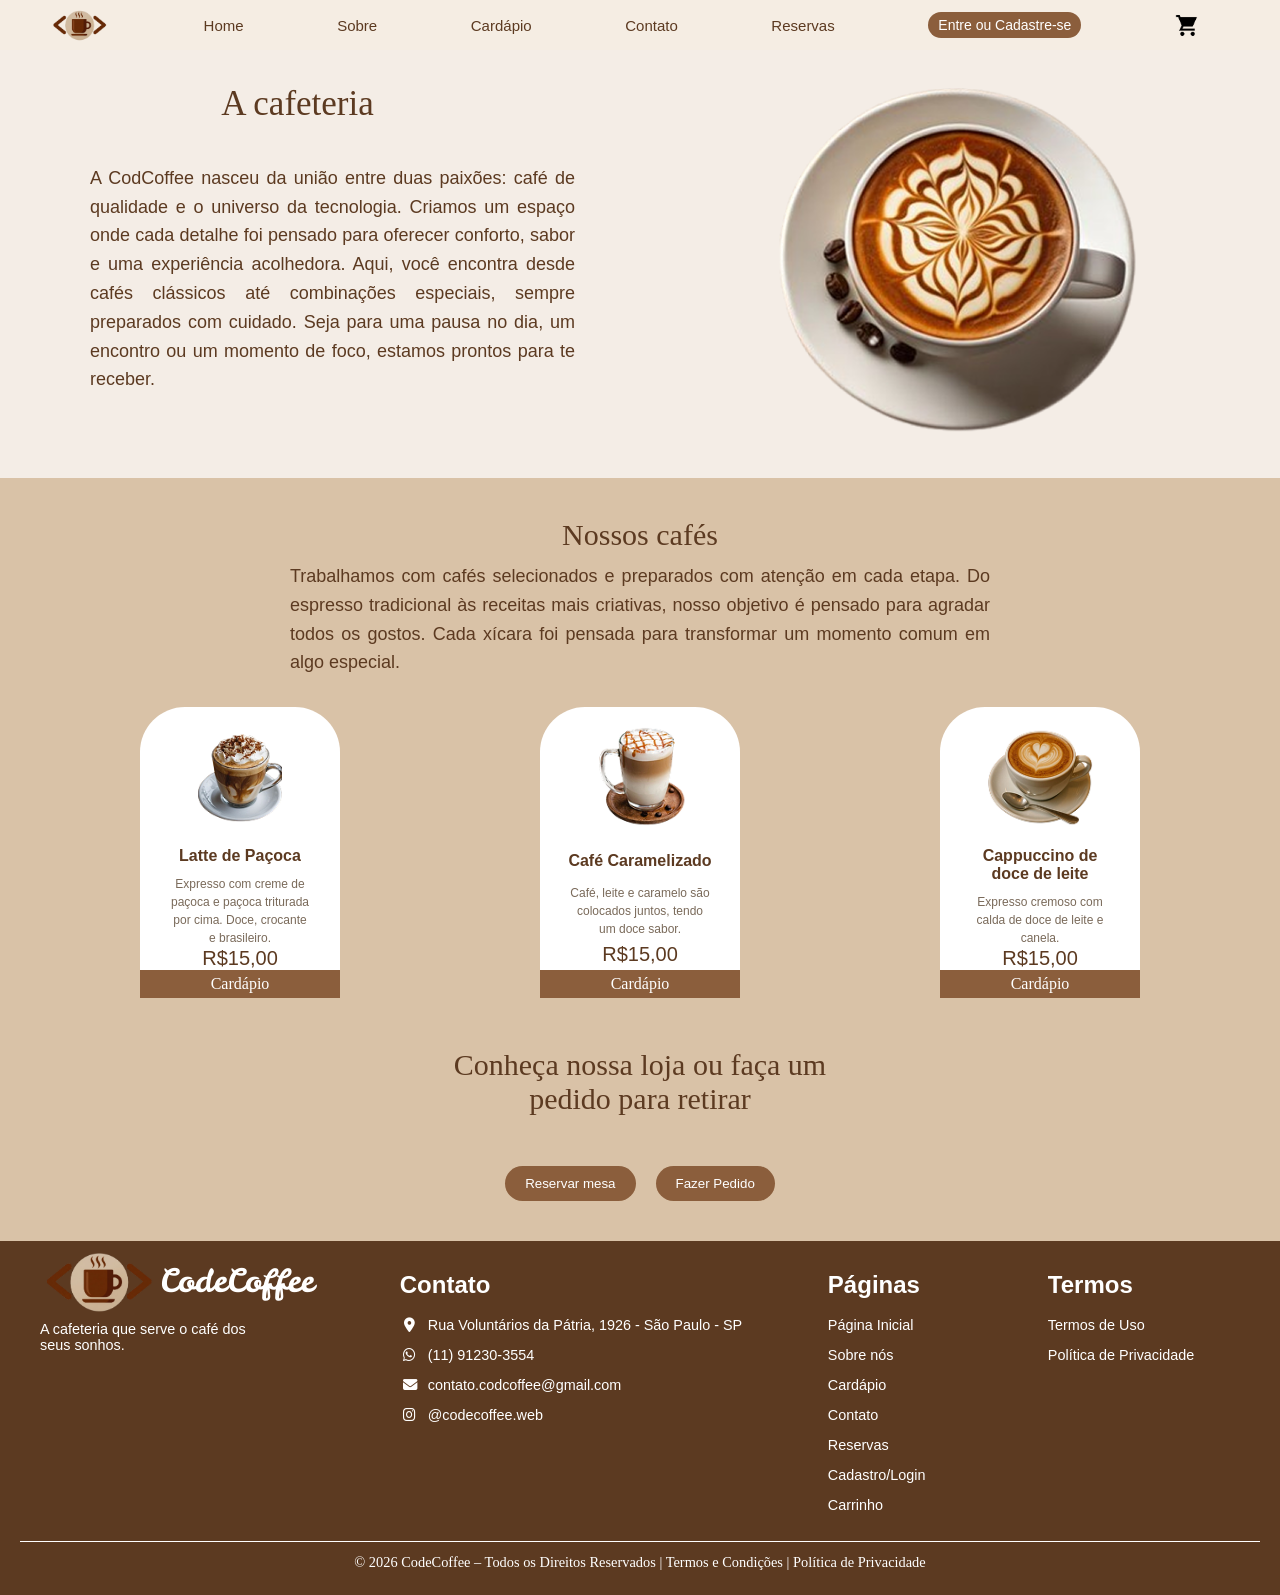
<file: frontend/pages-html/Index.html>
<!DOCTYPE html>
<html lang="pt-br">
<head>
    <meta charset="UTF-8">
    <title>Cod&Coffee</title>
    <link rel="stylesheet" href="../pages-css/style.css">
    <link rel="stylesheet" href="../pages-css/navbar.css">
    <link rel="stylesheet" href="../pages-css/footer.css">
    <link rel="stylesheet" href="https://cdnjs.cloudflare.com/ajax/libs/font-awesome/6.4.0/css/all.min.css"/>
</head>
<body>

<header>
    <nav>
        <div class="navbar">
            <img src="../img/logo.png" alt="Logo Code&Coffee" class="logo">
            <a href="../pages-html/Index.html">Home</a>
            <a href="../pages-html/sobre.html">Sobre</a>
            <a href="../pages-html/cardapio.html">Cardápio</a>
            <a href="../pages-html/contato.html">Contato</a>
            <a href="../pages-html/reservas.html">Reservas</a>
            <a href="../pages-html/cadastro.html" id="entre">Entre ou Cadastre-se</a>
            <a href="../pages-html/carrinho.html">
                <img src="../img/carrinho.png" alt="Carrinho" class="carrinho">
            </a>
        </div>
    </nav>
</header>

<section class="hero">
    <div class="text">
        <h2>A cafeteria</h2>
        <p>
            A CodCoffee nasceu da união entre duas paixões: café de qualidade e o universo da tecnologia.
            Criamos um espaço onde cada detalhe foi pensado para oferecer conforto, sabor e uma experiência acolhedora.
            Aqui, você encontra desde cafés clássicos até combinações especiais, sempre preparados com cuidado.
            Seja para uma pausa no dia, um encontro ou um momento de foco, estamos prontos para te receber.
        </p>
    </div>

    <div class="image">
        <img src="../img/cafe.png" alt="Café">
    </div>
</section>

<section class="cafes">
    <h2>Nossos cafés</h2>
    <p class="text">
        Trabalhamos com cafés selecionados e preparados com atenção em cada etapa. Do espresso tradicional às receitas mais criativas, nosso objetivo é pensado para agradar todos os gostos. Cada xícara foi pensada para transformar um momento comum em algo especial.
    </p>

    <div class="cards">
        <div class="card">
            <img src="../img/late_pacoca.png" alt="Latte de Paçoca">
            <h3>Latte de Paçoca</h3>
            <p class="card-desc">Expresso com creme de paçoca e paçoca triturada por cima. Doce, crocante e brasileiro.</p>
            <p class="card-valor">R$15,00</p>
            <div class="btn-cardapio" type="button">Cardápio</div>
        </div>

        <div class="card">
            <img src="../img/cafe_caramelizado.png">
            <h3>Café Caramelizado</h3>
            <p class="card-desc">Café, leite e caramelo são colocados juntos, tendo um doce sabor.</p>
            <p class="card-valor">R$15,00</p>
            <div class="btn-cardapio" type="button">Cardápio</div>
        </div>

        <div class="card">
            <img src="../img/capuccino.png">
            <h3>Cappuccino de doce de leite</h3>
            <p class="card-desc">Expresso cremoso com calda de doce de leite e canela.</p>
            <p class="card-valor">R$15,00</p>
            <div class="btn-cardapio" type="button">Cardápio</div>
        </div>
    </div>

    <h3 class="cta">Conheça nossa loja ou faça um pedido para retirar</h3>

    <div class="buttons">
        <a href="../pages-html/reservas.html">
            <button class="reserva">Reservar mesa</button>
        </a>
        <a href="../pages-html/cardapio.html">
            <button class="pedido">Fazer Pedido</button>
        </a>
    </div>
</section>

<footer class="container-footer">
        <div class="footer-content">
            <div class="logo-footer">
                <div class="logo-img">
                    <img src="../img/logo.png" alt="logo">
                    <p>CodeCoffee</p>
                </div>
                <p class="text">A cafeteria que serve o café dos <br> seus sonhos.</p>
            </div>
            <div class="footer-contato">
                <h2>Contato</h2>
                <ul>
                    <li><a href="https://maps.app.goo.gl/N3XSoY1Hyw9yUpo69"><i class="fas fa-map-marker-alt"></i>Rua Voluntários da Pátria, 1926 - São Paulo - SP</a></li>
                    <li><a href="#"><i class="fab fa-whatsapp"></i>(11) 91230-3554</a></li>
                    <li><a href="#"><i class="fas fa-envelope"></i>contato.codcoffee@gmail.com</a></li>
                    <li><a href="#"><i class="fab fa-instagram"></i>@codecoffee.web</a></li>
                </ul>
            </div>

            <div class="footer-pages">
                <h2>Páginas</h2>
                <ul>
                    <li><a href="../pages-html/Index.html">Página Inicial</a></li>
                    <li><a href="../pages-html/sobre.html">Sobre nós</a></li>
                    <li><a href="../pages-html/cardapio.html">Cardápio</a></li>
                    <li><a href="../pages-html/contato.html">Contato</a></li>
                    <li><a href="../pages-html/reservas.html">Reservas</a></li>
                    <li><a href="../pages-html/cadastro.html">Cadastro/Login</a></li>
                    <li><a href="../pages-html/carrinho.html">Carrinho</a></li>
                </ul>
            </div>
        
            <div class="footer-termos">
                <h2>Termos</h2>
                <ul>
                    <li><a href="#">Termos de Uso</a></li>
                    <li><a href="#">Política de Privacidade</a></li>
                </ul>
            </div>
        </div>
        <div class="footer-politicas">
            <p>© 2026 CodeCoffee – Todos os Direitos Reservados | Termos e Condições | Política de Privacidade</p>
        </div>
    </footer>

</body>
</html>
</file>
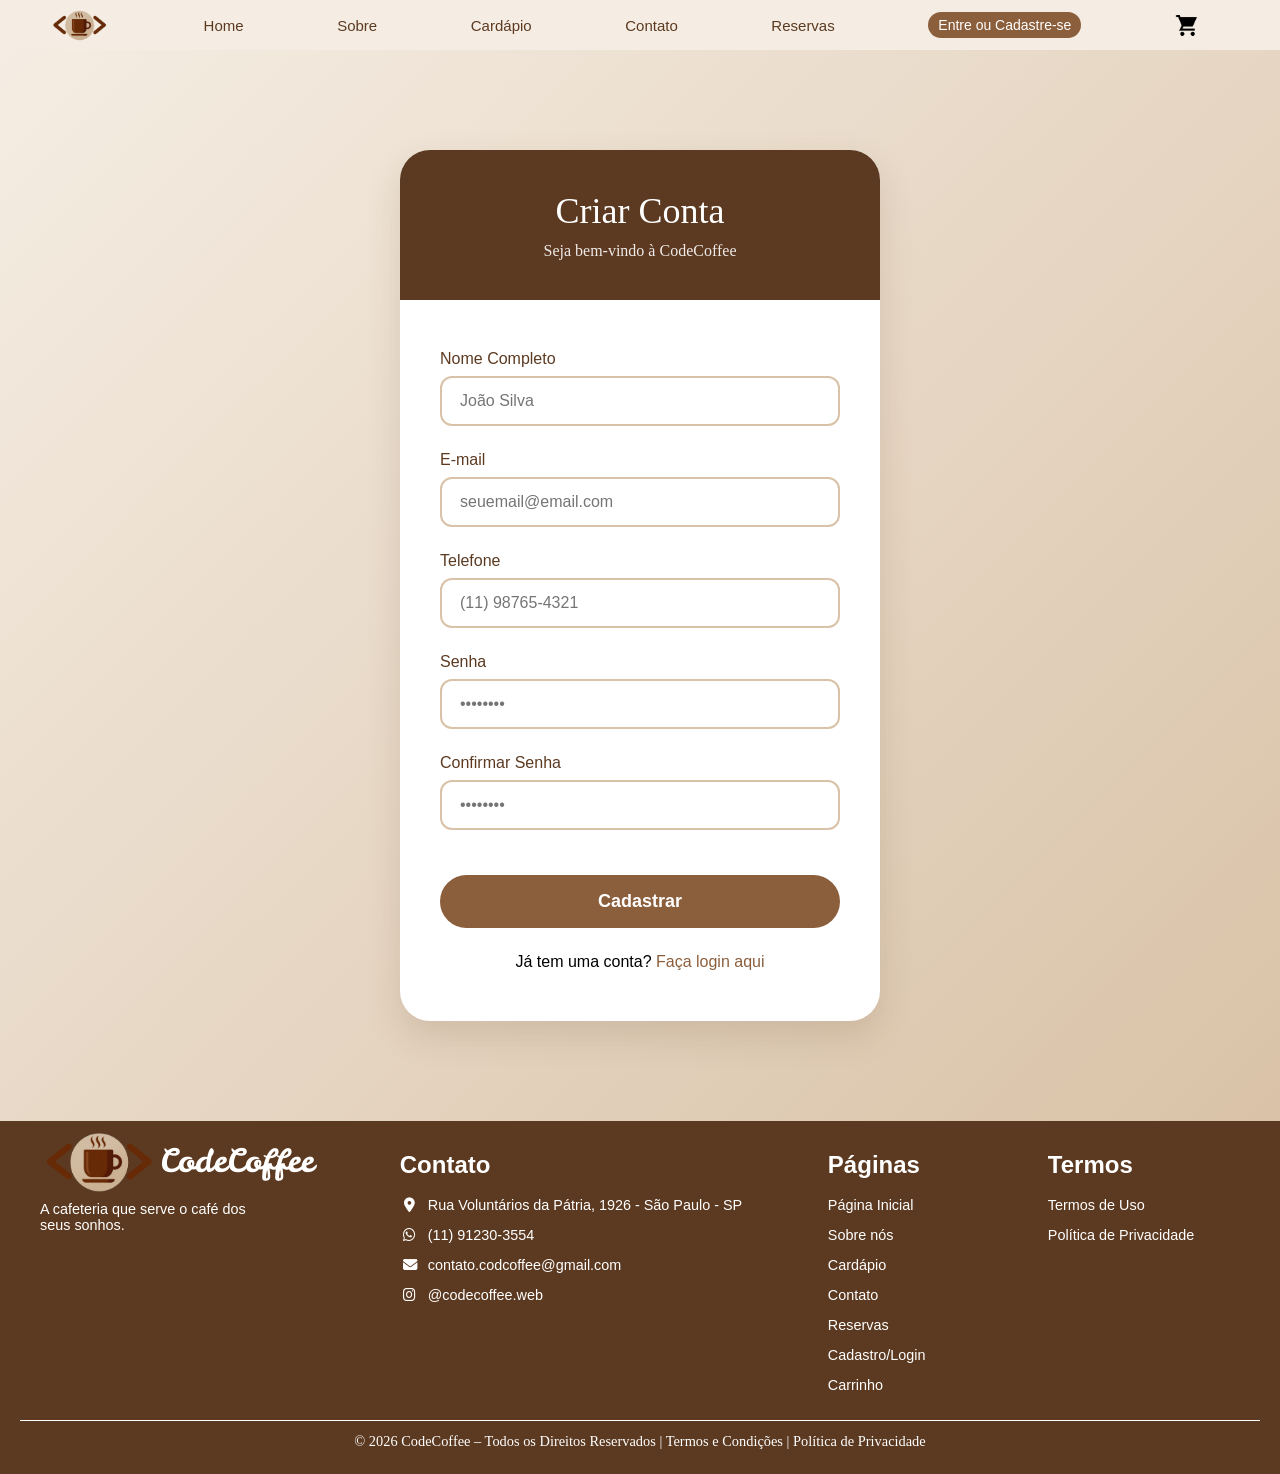
<file: frontend/pages-html/cadastro.html>
<!DOCTYPE html>
<html lang="pt-BR">
<head>
    <meta charset="UTF-8">
    <meta name="viewport" content="width=device-width, initial-scale=1.0">
    <title>Cadastro - CodeCoffee</title>
    <link rel="stylesheet" href="../pages-css/style.css">
    <link rel="stylesheet" href="../pages-css/navbar.css">
    <link rel="stylesheet" href="../pages-css/footer.css">
    <link rel="stylesheet" href="https://cdnjs.cloudflare.com/ajax/libs/font-awesome/6.4.0/css/all.min.css"/>
</head>
<body>

    <header>
       <nav>
        <div class="navbar">
            <img src="../img/logo.png" alt="Logo Code&Coffee" class="logo">
            <a href="../pages-html/Index.html">Home</a>
            <a href="../pages-html/sobre.html">Sobre</a>
            <a href="../pages-html/cardapio.html">Cardápio</a>
            <a href="../pages-html/contato.html">Contato</a>
            <a href="../pages-html/reservas.html">Reservas</a>
            <a href="../pages-html/cadastro.html" id="entre">Entre ou Cadastre-se</a>
            <a href="../pages-html/carrinho.html">
            <img src="../img/carrinho.png" alt="Carrinho" class="carrinho">
            </a>
        </div>
    </nav>
    </header>

    <div class="cadastro-container">
        <div class="cadastro-card">
            <div class="cadastro-header">
                <h1>Criar Conta</h1>
                <p>Seja bem-vindo à CodeCoffee</p>
            </div>

            <div class="form-content">
                <form id="formCadastro" onsubmit="cadastrar(event)">
                    <div class="form-group">
                        <label for="nome">Nome Completo</label>
                        <input type="text" id="nome" placeholder="João Silva" required>
                    </div>

                    <div class="form-group">
                        <label for="email">E-mail</label>
                        <input type="email" id="email" placeholder="seuemail@email.com" required>
                    </div>

                    <div class="form-group">
                        <label for="telefone">Telefone</label>
                        <input type="tel" id="telefone" placeholder="(11) 98765-4321" required>
                    </div>

                    <div class="form-group">
                        <label for="senha">Senha</label>
                        <input type="password" id="senha" placeholder="••••••••" required>
                    </div>

                    <div class="form-group">
                        <label for="confirmarSenha">Confirmar Senha</label>
                        <input type="password" id="confirmarSenha" placeholder="••••••••" required>
                    </div>

                    <button type="submit" class="btn-cadastrar">
                        Cadastrar
                    </button>
                </form>

                <div class="login-link">
                    Já tem uma conta? 
                    <a href="login.html">Faça login aqui</a>
                </div>
            </div>
        </div>
    </div>


    <script>
        function cadastrar(e) {
            e.preventDefault();

            const senha = document.getElementById('senha').value;
            const confirmarSenha = document.getElementById('confirmarSenha').value;

            if (senha !== confirmarSenha) {
                alert("As senhas não coincidem!");
                return;
            }

            // Simulação de cadastro bem-sucedido
            alert("✅ Cadastro realizado com sucesso!\nBem-vindo à CodeCoffee!");

            // Aqui você pode redirecionar para a página de login ou home
            // window.location.href = "Index.html";
        }

        // Mascara simples para telefone
        document.getElementById('telefone').addEventListener('input', function(e) {
            let value = e.target.value.replace(/\D/g, '');
            if (value.length > 11) value = value.slice(0, 11);
            
            if (value.length > 2) {
                value = `(${value.slice(0,2)}) ${value.slice(2)}`;
            }
            if (value.length > 10) {
                value = value.slice(0,10) + '-' + value.slice(10);
            }
            e.target.value = value;
        });
    </script>


<footer class="container-footer">
        <div class="footer-content">
            <div class="logo-footer">
                <div class="logo-img">
                    <img src="../img/logo.png" alt="logo">
                    <p>CodeCoffee</p>
                </div>
                <p class="text">A cafeteria que serve o café dos <br> seus sonhos.</p>
            </div>
            <div class="footer-contato">
                <h2>Contato</h2>
                <ul>
                    <li><a href="https://maps.app.goo.gl/N3XSoY1Hyw9yUpo69"><i class="fas fa-map-marker-alt"></i>Rua Voluntários da Pátria, 1926 - São Paulo - SP</a></li>
                    <li><a href="#"><i class="fab fa-whatsapp"></i>(11) 91230-3554</a></li>
                    <li><a href="#"><i class="fas fa-envelope"></i>contato.codcoffee@gmail.com</a></li>
                    <li><a href="#"><i class="fab fa-instagram"></i>@codecoffee.web</a></li>
                </ul>
            </div>

            <div class="footer-pages">
                <h2>Páginas</h2>
                <ul>
                    <li><a href="../pages-html/Index.html">Página Inicial</a></li>
                    <li><a href="../pages-html/sobre.html">Sobre nós</a></li>
                    <li><a href="../pages-html/cardapio.html">Cardápio</a></li>
                    <li><a href="../pages-html/contato.html">Contato</a></li>
                    <li><a href="../pages-html/reservas.html">Reservas</a></li>
                    <li><a href="../pages-html/cadastro.html">Cadastro/Login</a></li>
                    <li><a href="../pages-html/carrinho.html">Carrinho</a></li>
                </ul>
            </div>
        
            <div class="footer-termos">
                <h2>Termos</h2>
                <ul>
                    <li><a href="#">Termos de Uso</a></li>
                    <li><a href="#">Política de Privacidade</a></li>
                </ul>
            </div>
        </div>
        <div class="footer-politicas">
            <p>© 2026 CodeCoffee – Todos os Direitos Reservados | Termos e Condições | Política de Privacidade</p>
        </div>
    </footer>
</body>
</html>
</file>
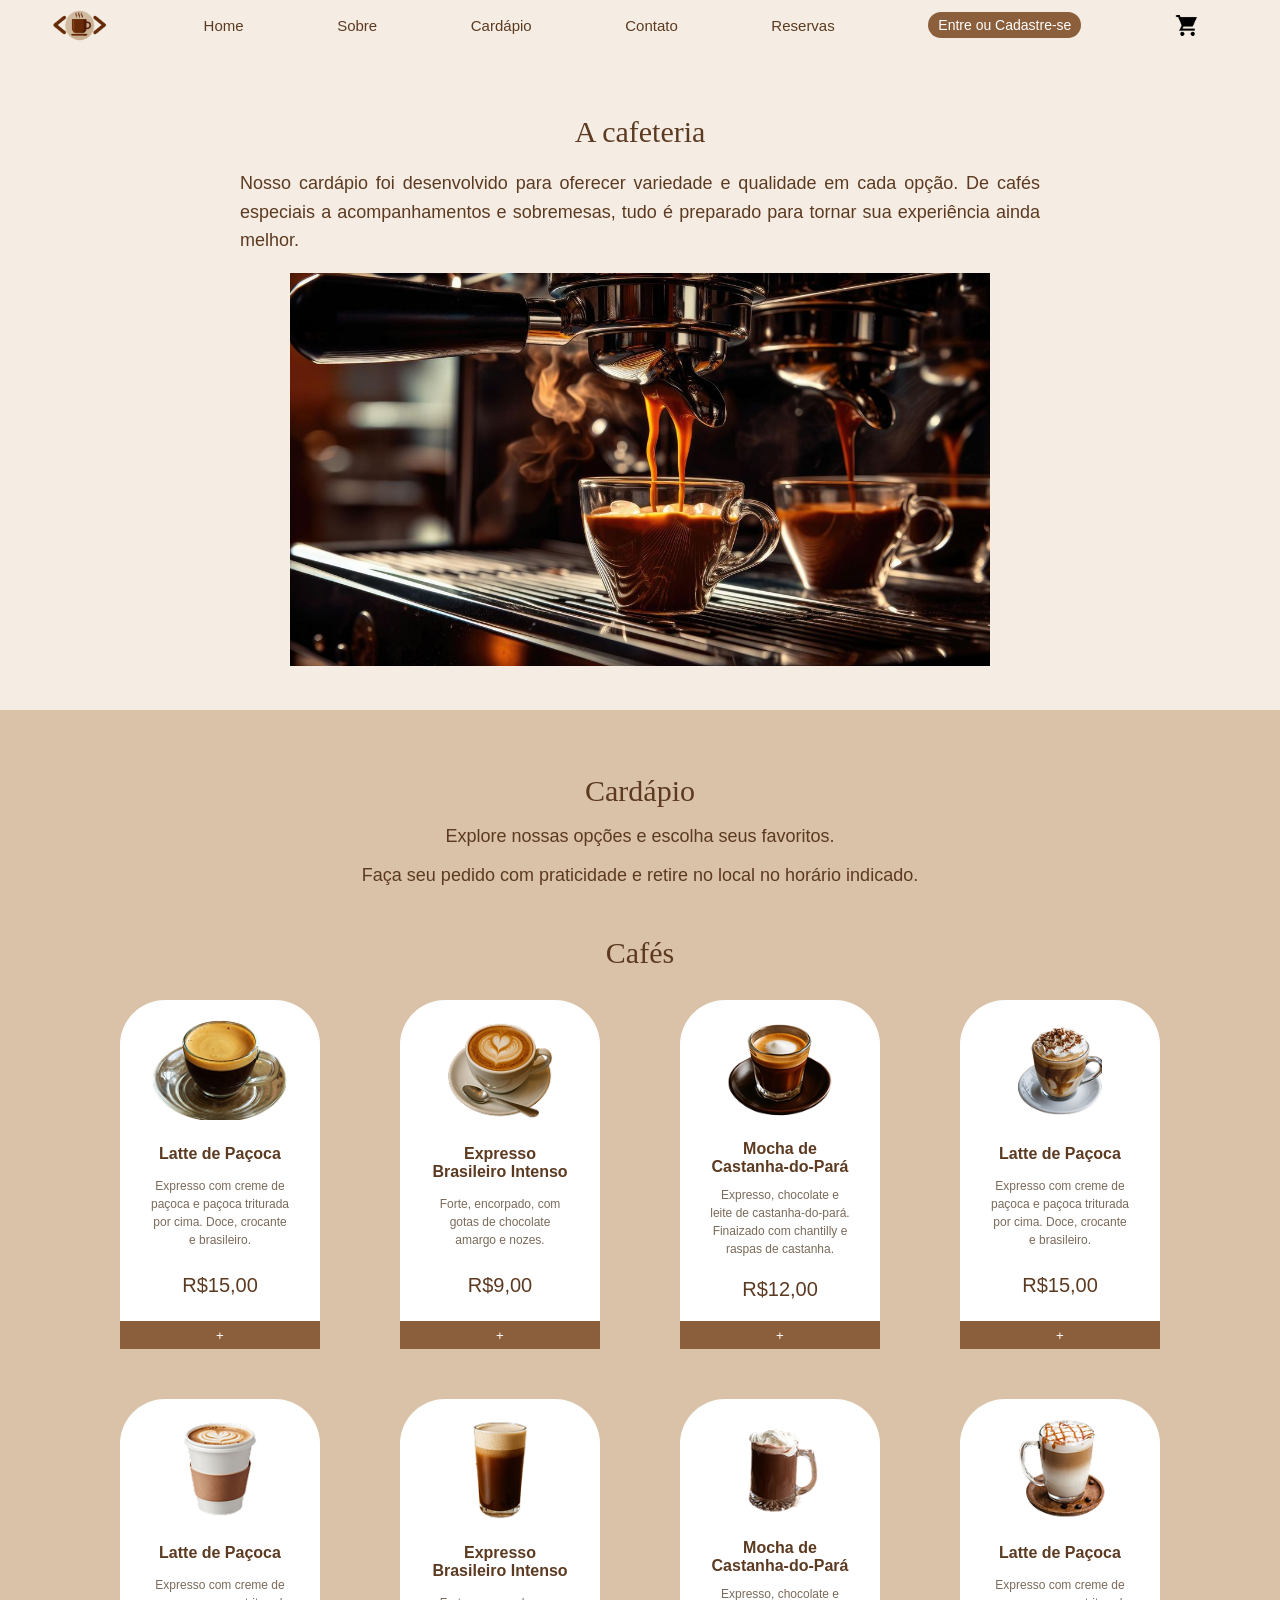
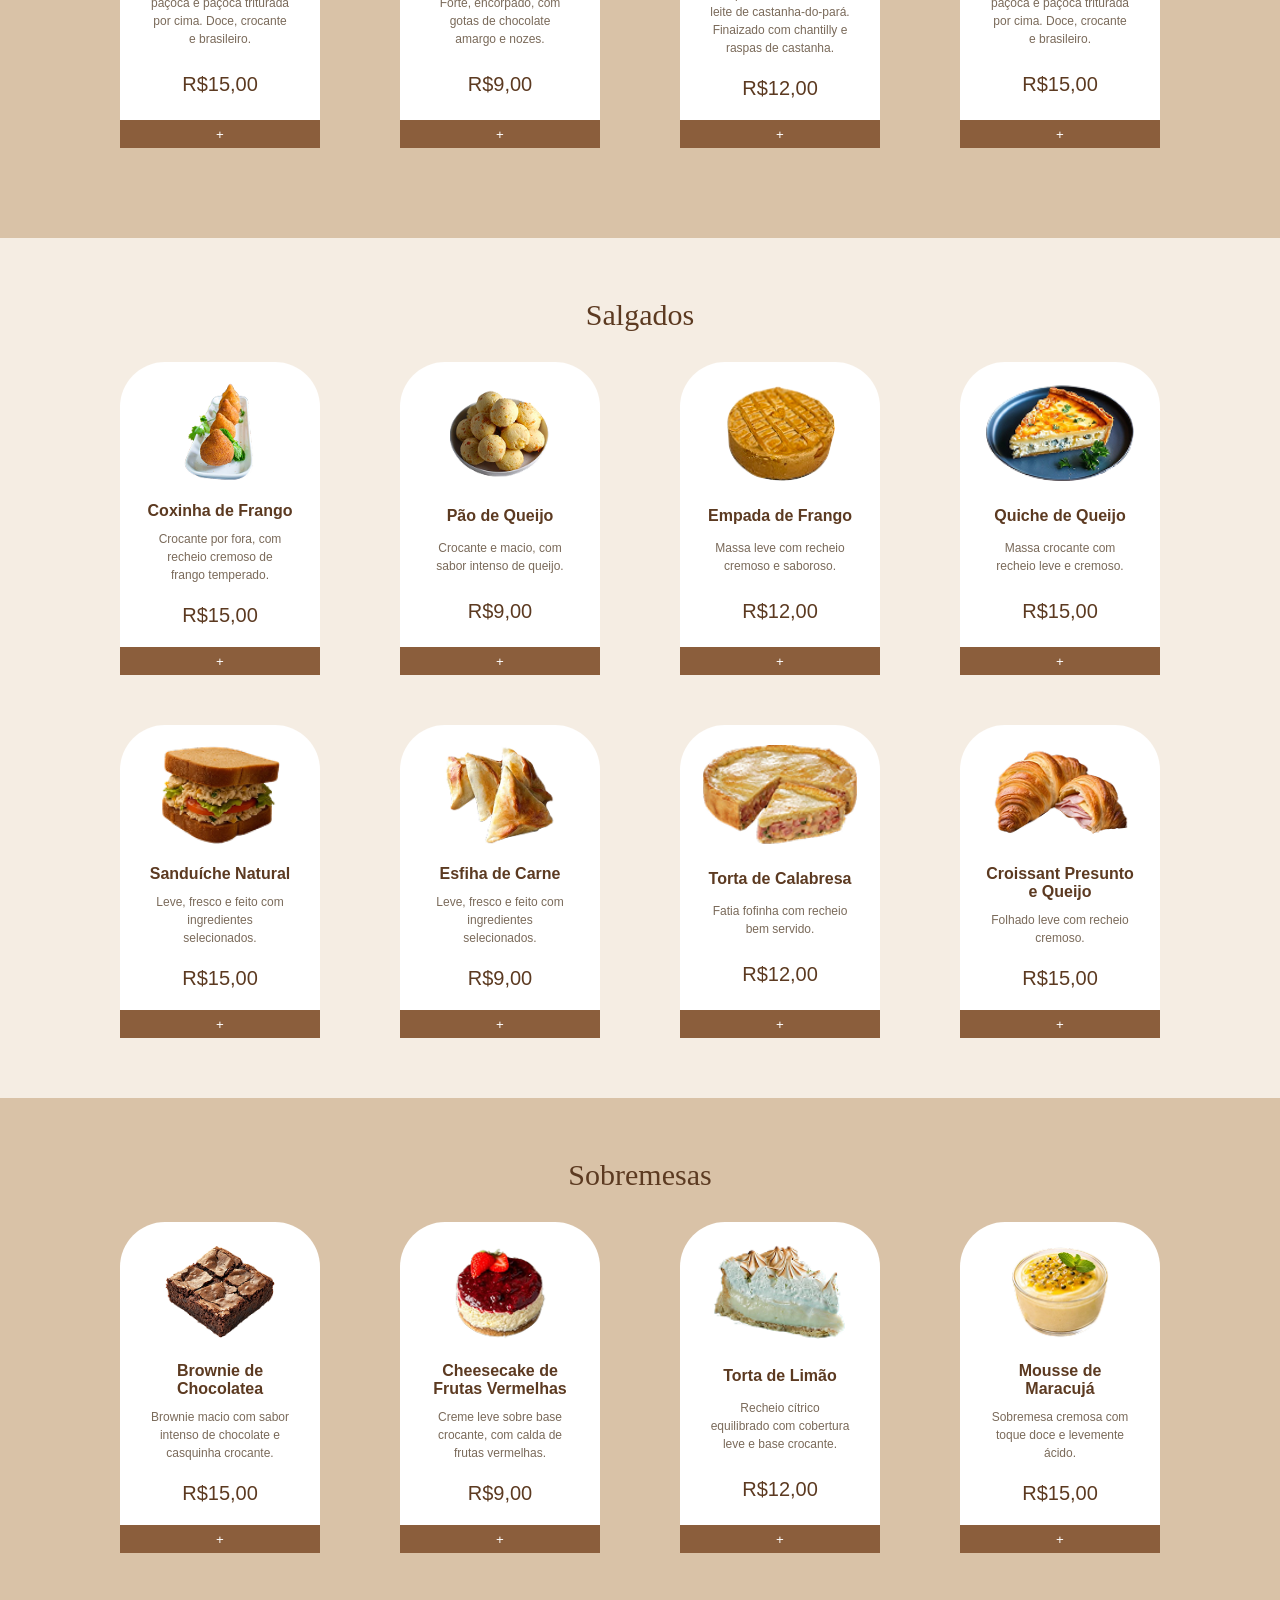
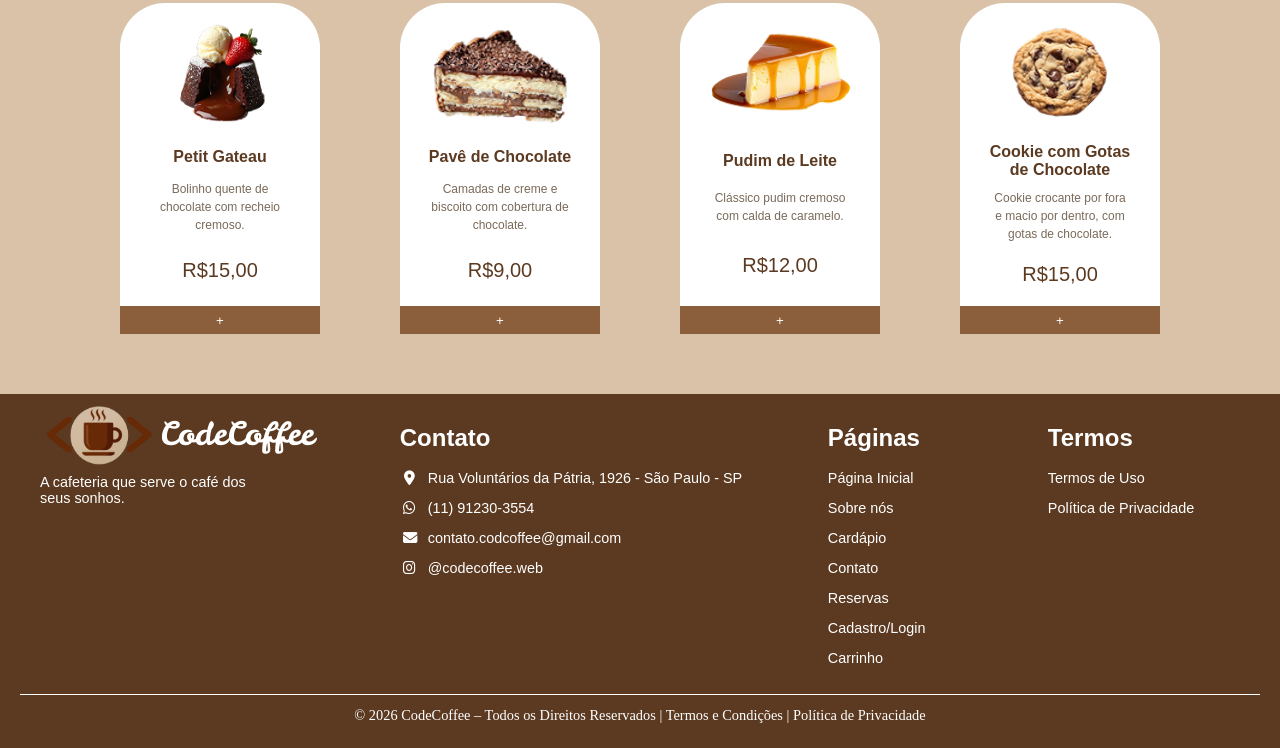
<file: frontend/pages-html/cardapio.html>
<!DOCTYPE html>
<html lang="en">
<head>
    <meta charset="UTF-8">
    <meta name="viewport" content="width=device-width, initial-scale=1.0">
    <link rel="stylesheet" href="../pages-css/cardapio.css">
    <link rel="stylesheet" href="../pages-css/navbar.css">
    <link rel="stylesheet" href="../pages-css/footer.css">
    <link rel="stylesheet" href="https://cdnjs.cloudflare.com/ajax/libs/font-awesome/6.4.0/css/all.min.css"/>
    <title>Cardápio</title>
</head>
<body>
    <header>
        <nav>
            <div class="navbar">
                <img src="../img/logo.png" alt="Logo Code&Coffee" class="logo">
                <a href="../pages-html/Index.html">Home</a>
                <a href="../pages-html/sobre.html">Sobre</a>
                <a href="../pages-html/cardapio.html">Cardápio</a>
                <a href="../pages-html/contato.html">Contato</a>
                <a href="../pages-html/reservas.html">Reservas</a>
                <a href="../pages-html/entrar.html" id="entre">Entre ou Cadastre-se</a>
                <a href="../pages-html/carrinho.html">
                    <img src="../img/carrinho.png" alt="Carrinho" class="carrinho">
                </a>
            </div>
        </nav>
    </header>

    <section class="hero">
        <div class="cafeteria-info">
            <h1>A cafeteria</h1>
            <p>Nosso cardápio foi desenvolvido para oferecer variedade e qualidade em cada opção. De cafés especiais a acompanhamentos e sobremesas, tudo é preparado para tornar sua experiência ainda melhor.</p>
        </div>
        <div class="img-cardapio">
            <img src="../img/cardapio1.jpg" alt="imgHorizontal">
        </div>
    </section>

    <section class="cardapio">
    <div class="text-cardapio">
        <h1>Cardápio</h1>
        <p>Explore nossas opções e escolha seus favoritos.</p>
        <p>Faça seu pedido com praticidade e retire no local no horário indicado.</p>
    </div>

    <div class="produtos">
        <h1>Cafés</h1>
        <div class="cards">

            <div class="card">
                <img src="../img/cardapio2.png" alt="Latte de Paçoca">
                <h3>Latte de Paçoca</h3>
                <p class="card-desc">Expresso com creme de paçoca e paçoca triturada por cima. Doce, crocante e brasileiro.</p>
                <p class="card-valor">R$15,00</p>
                <button class="btn-cardapio" onclick="adicionarAoCarrinho('Latte de Paçoca', 15.00, '../img/cardapio2.png')">+</button>
            </div>

            <div class="card">
                <img src="../img/cardapio3.png" alt="Expresso Brasileiro Intenso">
                <h3>Expresso Brasileiro Intenso</h3>
                <p class="card-desc">Forte, encorpado, com gotas de chocolate amargo e nozes.</p>
                <p class="card-valor">R$9,00</p>
                <button class="btn-cardapio" onclick="adicionarAoCarrinho('Expresso Brasileiro Intenso', 9.00, '../img/cardapio3.png')">+</button>
            </div>

            <div class="card">
                <img src="../img/cardapio4.png" alt="Mocha de Castanha-do-Pará">
                <h3>Mocha de Castanha-do-Pará</h3>
                <p class="card-desc">Expresso, chocolate e leite de castanha-do-pará. Finaizado com chantilly e raspas de castanha.</p>
                <p class="card-valor">R$12,00</p>
                <button class="btn-cardapio" onclick="adicionarAoCarrinho('Mocha de Castanha-do-Pará', 12.00, '../img/cardapio4.png')">+</button>
            </div>

            <div class="card">
                <img src="../img/cardapio5.png" alt="Latte de Paçoca">
                <h3>Latte de Paçoca</h3>
                <p class="card-desc">Expresso com creme de paçoca e paçoca triturada por cima. Doce, crocante e brasileiro.</p>
                <p class="card-valor">R$15,00</p>
                <button class="btn-cardapio" onclick="adicionarAoCarrinho('Latte de Paçoca', 15.00, '../img/cardapio5.png')">+</button>
            </div>
        </div>

        <div class="cards">
            <div class="card">
                <img src="../img/cardapio6.png" alt="Latte de Paçoca">
                <h3>Latte de Paçoca</h3>
                <p class="card-desc">Expresso com creme de paçoca e paçoca triturada por cima. Doce, crocante e brasileiro.</p>
                <p class="card-valor">R$15,00</p>
                <button class="btn-cardapio" onclick="adicionarAoCarrinho('Latte de Paçoca', 15.00, '../img/cardapio6.png')">+</button>
            </div>

            <div class="card">
                <img src="../img/cardapio7.png" alt="Expresso Brasileiro Intenso">
                <h3>Expresso Brasileiro Intenso</h3>
                <p class="card-desc">Forte, encorpado, com gotas de chocolate amargo e nozes.</p>
                <p class="card-valor">R$9,00</p>
                <button class="btn-cardapio" onclick="adicionarAoCarrinho('Expresso Brasileiro Intenso', 9.00, '../img/cardapio7.png')">+</button>
            </div>

            <div class="card">
                <img src="../img/cardapio8.png" alt="Mocha de Castanha-do-Pará">
                <h3>Mocha de Castanha-do-Pará</h3>
                <p class="card-desc">Expresso, chocolate e leite de castanha-do-pará. Finaizado com chantilly e raspas de castanha.</p>
                <p class="card-valor">R$12,00</p>
                <button class="btn-cardapio" onclick="adicionarAoCarrinho('Mocha de Castanha-do-Pará', 12.00, '../img/cardapio8.png')">+</button>
            </div>

            <div class="card">
                <img src="../img/cardapio9.png" alt="Latte de Paçoca">
                <h3>Latte de Paçoca</h3>
                <p class="card-desc">Expresso com creme de paçoca e paçoca triturada por cima. Doce, crocante e brasileiro.</p>
                <p class="card-valor">R$15,00</p>
                <button class="btn-cardapio" onclick="adicionarAoCarrinho('Latte de Paçoca', 15.00, '../img/cardapio9.png')">+</button>
            </div>
        </div>
    </div>
</section>

<section class="salgados">
    <div class="produtos">
        <h1>Salgados</h1>
        <div class="cards">
            <div class="card">
                <img src="../img/salgado1.png" alt="Coxinha de Frango">
                <h3>Coxinha de Frango</h3>
                <p class="card-desc">Crocante por fora, com recheio cremoso de frango temperado.</p>
                <p class="card-valor">R$15,00</p>
                <button class="btn-cardapio" onclick="adicionarAoCarrinho('Coxinha de Frango', 15.00, '../img/salgado1.png')">+</button>
            </div>

            <div class="card">
                <img src="../img/salgado2.png" alt="Pão de Queijo">
                <h3>Pão de Queijo</h3>
                <p class="card-desc">Crocante e macio, com sabor intenso de queijo.</p>
                <p class="card-valor">R$9,00</p>
                <button class="btn-cardapio" onclick="adicionarAoCarrinho('Pão de Queijo', 9.00, '../img/salgado2.png')">+</button>
            </div>

            <div class="card">
                <img src="../img/salgado3.png" alt="Empada de Frango">
                <h3>Empada de Frango</h3>
                <p class="card-desc">Massa leve com recheio cremoso e saboroso.</p>
                <p class="card-valor">R$12,00</p>
                <button class="btn-cardapio" onclick="adicionarAoCarrinho('Empada de Frango', 12.00, '../img/salgado3.png')">+</button>
            </div>

            <div class="card">
                <img src="../img/salgado4.png" alt="Quiche de Queijo">
                <h3>Quiche de Queijo</h3>
                <p class="card-desc">Massa crocante com recheio leve e cremoso.</p>
                <p class="card-valor">R$15,00</p>
                <button class="btn-cardapio" onclick="adicionarAoCarrinho('Quiche de Queijo', 15.00, '../img/salgado4.png')">+</button>
            </div>
        </div>

        <div class="cards">
            <div class="card">
                <img src="../img/salgado5.png" alt="Sanduíche Natural">
                <h3>Sanduíche Natural</h3>
                <p class="card-desc">Leve, fresco e feito com ingredientes selecionados.</p>
                <p class="card-valor">R$15,00</p>
                <button class="btn-cardapio" onclick="adicionarAoCarrinho('Sanduíche Natural', 15.00, '../img/salgado5.png')">+</button>
            </div>

            <div class="card">
                <img src="../img/salgado6.png" alt="Esfiha de Carne">
                <h3>Esfiha de Carne</h3>
                <p class="card-desc">Leve, fresco e feito com ingredientes selecionados.</p>
                <p class="card-valor">R$9,00</p>
                <button class="btn-cardapio" onclick="adicionarAoCarrinho('Esfiha de Carne', 9.00, '../img/salgado6.png')">+</button>
            </div>

            <div class="card">
                <img src="../img/salgado7.png" alt="Torta de Calabresa">
                <h3>Torta de Calabresa</h3>
                <p class="card-desc">Fatia fofinha com recheio bem servido.</p>
                <p class="card-valor">R$12,00</p>
                <button class="btn-cardapio" onclick="adicionarAoCarrinho('Torta de Calabresa', 12.00, '../img/salgado7.png')">+</button>
            </div>

            <div class="card">
                <img src="../img/salgado8.png" alt="Croissant Presunto e Queijo">
                <h3>Croissant Presunto e Queijo</h3>
                <p class="card-desc">Folhado leve com recheio cremoso.</p>
                <p class="card-valor">R$15,00</p>
                <button class="btn-cardapio" onclick="adicionarAoCarrinho('Croissant Presunto e Queijo', 15.00, '../img/salgado8.png')">+</button>
            </div>
        </div>
    </div>
</section>

<section class="doces">
    <div class="produtos">
        <h1>Sobremesas</h1>
        <div class="cards">
            <div class="card">
                <img src="../img/doce1.png" alt="Brownie">
                <h3>Brownie de Chocolatea</h3>
                <p class="card-desc">Brownie macio com sabor intenso de chocolate e casquinha crocante.</p>
                <p class="card-valor">R$15,00</p>
                <button class="btn-cardapio" onclick="adicionarAoCarrinho('Brownie de Chocolate', 15.00, '../img/doce1.png')">+</button>
            </div>

            <div class="card">
                <img src="../img/doce2.png" alt="Cheesecake">
                <h3>Cheesecake de Frutas Vermelhas</h3>
                <p class="card-desc">Creme leve sobre base crocante, com calda de frutas vermelhas.</p>
                <p class="card-valor">R$9,00</p>
                <button class="btn-cardapio" onclick="adicionarAoCarrinho('Cheesecake de Frutas Vermelhas', 9.00, '../img/doce2.png')">+</button>
            </div>

            <div class="card">
                <img src="../img/doce3.png" alt="Torta de Limão">
                <h3>Torta de Limão</h3>
                <p class="card-desc">Recheio cítrico equilibrado com cobertura leve e base crocante.</p>
                <p class="card-valor">R$12,00</p>
                <button class="btn-cardapio" onclick="adicionarAoCarrinho('Torta de Limão', 12.00, '../img/doce3.png')">+</button>
            </div>

            <div class="card">
                <img src="../img/doce4.png" alt="Mousse de Maracujá">
                <h3>Mousse de Maracujá</h3>
                <p class="card-desc">Sobremesa cremosa com toque doce e levemente ácido.</p>
                <p class="card-valor">R$15,00</p>
                <button class="btn-cardapio" onclick="adicionarAoCarrinho('Mousse de Maracujá', 15.00, '../img/doce4.png')">+</button>
            </div>
        </div>

        <div class="cards">
            <div class="card">
                <img src="../img/doce5.png" alt="Petit Gateau">
                <h3>Petit Gateau</h3>
                <p class="card-desc">Bolinho quente de chocolate com recheio cremoso.</p>
                <p class="card-valor">R$15,00</p>
                <button class="btn-cardapio" onclick="adicionarAoCarrinho('Petit Gateau', 15.00, '../img/doce5.png')">+</button>
            </div>

            <div class="card">
                <img src="../img/doce6.png" alt="Pavê de Chocolate">
                <h3>Pavê de Chocolate</h3>
                <p class="card-desc">Camadas de creme e biscoito com cobertura de chocolate.</p>
                <p class="card-valor">R$9,00</p>
                <button class="btn-cardapio" onclick="adicionarAoCarrinho('Pavê de Chocolate', 9.00, '../img/doce6.png')">+</button>
            </div>

            <div class="card">
                <img src="../img/doce7.png" alt="Pudim de Leite">
                <h3>Pudim de Leite</h3>
                <p class="card-desc">Clássico pudim cremoso com calda de caramelo.</p>
                <p class="card-valor">R$12,00</p>
                <button class="btn-cardapio" onclick="adicionarAoCarrinho('Pudim de Leite', 12.00, '../img/doce7.png')">+</button>
            </div>

            <div class="card">
                <img src="../img/doce8.png" alt="Cookie">
                <h3>Cookie com Gotas de Chocolate</h3>
                <p class="card-desc">Cookie crocante por fora e macio por dentro, com gotas de chocolate.</p>
                <p class="card-valor">R$15,00</p>
                <button class="btn-cardapio" onclick="adicionarAoCarrinho('Cookie com Gotas de Chocolate', 15.00, '../img/doce8.png')">+</button>
            </div>
        </div>
    </div>
</section>

    <footer class="container-footer">
        <div class="footer-content">
            <div class="logo-footer">
                <div class="logo-img">
                    <img src="../img/logo.png" alt="logo">
                    <p>CodeCoffee</p>
                </div>
                <p class="text">A cafeteria que serve o café dos <br> seus sonhos.</p>
            </div>
            <div class="footer-contato">
                <h2>Contato</h2>
                <ul>
                    <li><a href="https://maps.app.goo.gl/N3XSoY1Hyw9yUpo69"><i class="fas fa-map-marker-alt"></i>Rua Voluntários da Pátria, 1926 - São Paulo - SP</a></li>
                    <li><a href="#"><i class="fab fa-whatsapp"></i>(11) 91230-3554</a></li>
                    <li><a href="#"><i class="fas fa-envelope"></i>contato.codcoffee@gmail.com</a></li>
                    <li><a href="#"><i class="fab fa-instagram"></i>@codecoffee.web</a></li>
                </ul>
            </div>

            <div class="footer-pages">
                <h2>Páginas</h2>
                <ul>
                    <li><a href="../pages-html/Index.html">Página Inicial</a></li>
                    <li><a href="../pages-html/sobre.html">Sobre nós</a></li>
                    <li><a href="../pages-html/cardapio.html">Cardápio</a></li>
                    <li><a href="../pages-html/contato.html">Contato</a></li>
                    <li><a href="../pages-html/reservas.html">Reservas</a></li>
                    <li><a href="../pages-html/cadastro.html">Cadastro/Login</a></li>
                    <li><a href="../pages-html/carrinho.html">Carrinho</a></li>
                </ul>
            </div>
        
            <div class="footer-termos">
                <h2>Termos</h2>
                <ul>
                    <li><a href="#">Termos de Uso</a></li>
                    <li><a href="#">Política de Privacidade</a></li>
                </ul>
            </div>
        </div>
        <div class="footer-politicas">
            <p>© 2026 CodeCoffee – Todos os Direitos Reservados | Termos e Condições | Política de Privacidade</p>
        </div>
    </footer>
    <script>
    function adicionarAoCarrinho(nome, preco, imagem = '../img/cafe.png') {
    let carrinho = JSON.parse(localStorage.getItem('carrinho')) || [];
    
    const itemExistente = carrinho.find(item => item.nome === nome);
    
    if (itemExistente) {
        itemExistente.quantidade += 1;
    } else {
        carrinho.push({
            nome: nome,
            preco: preco,
            quantidade: 1,
            imagem: imagem
        });
    }
    
    localStorage.setItem('carrinho', JSON.stringify(carrinho));
    alert(`${nome} adicionado ao carrinho!`);
}
</script>
</body>
</html>
</file>
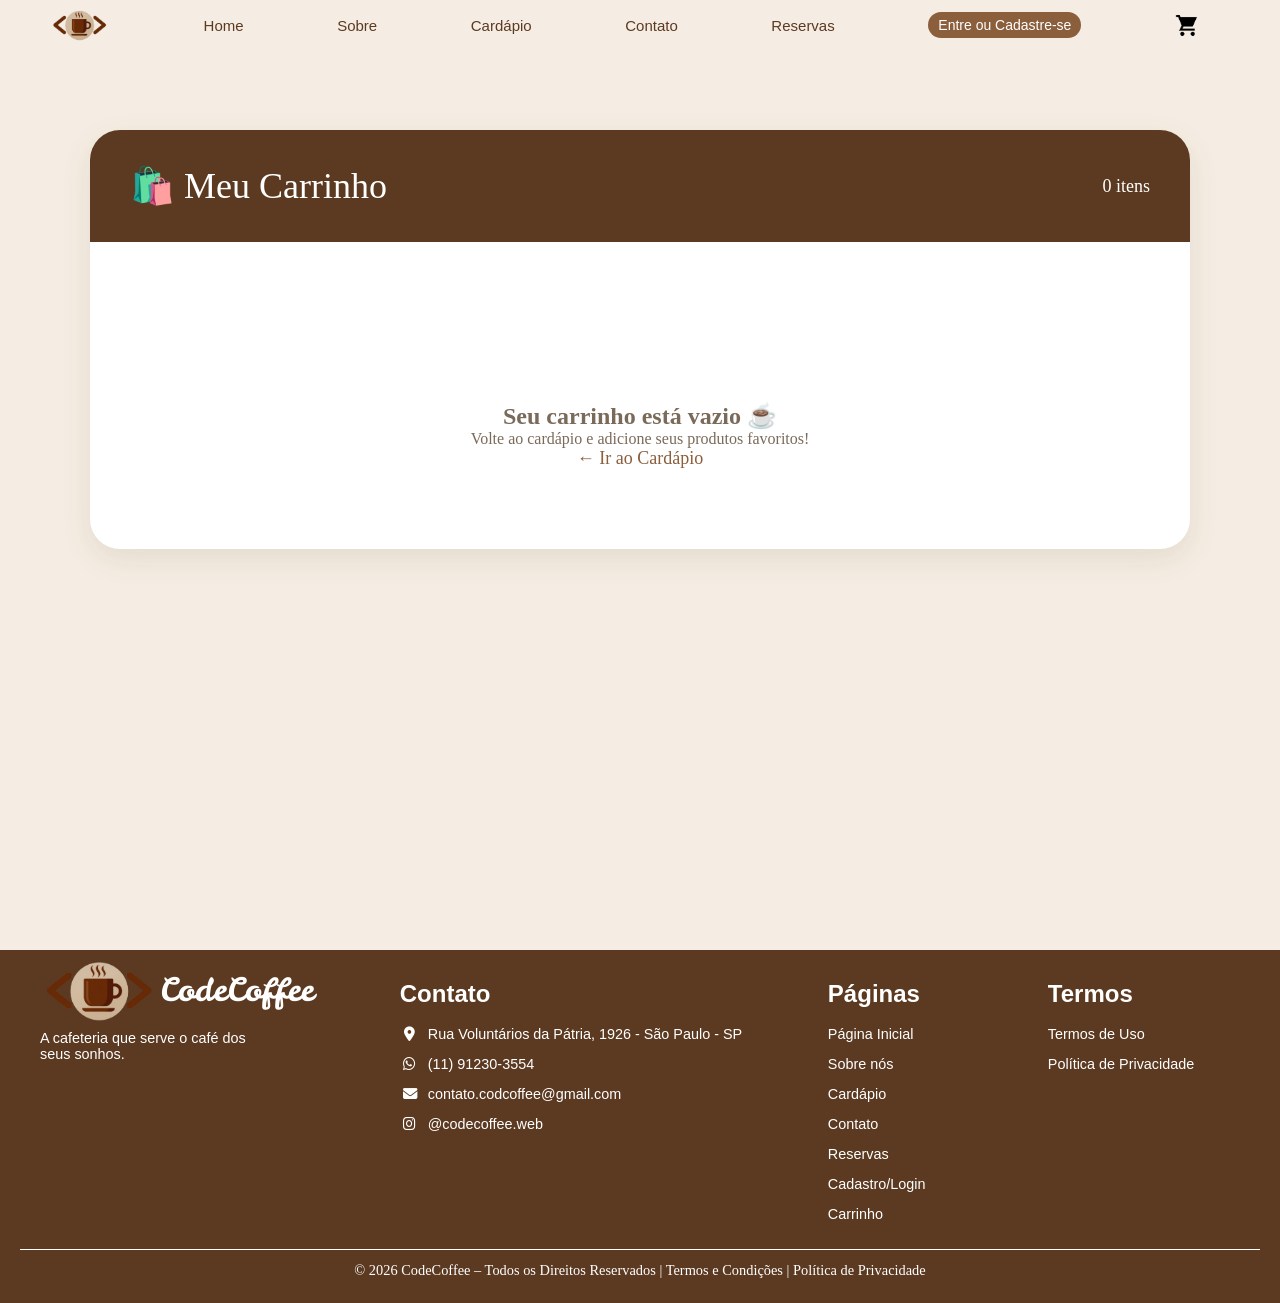
<file: frontend/pages-html/carrinho.html>
<!DOCTYPE html>
<html lang="pt-BR">
<head>
    <meta charset="UTF-8">
    <meta name="viewport" content="width=device-width, initial-scale=1.0">
    <title>Carrinho - CodeCoffee</title>
    <link rel="stylesheet" href="../pages-css/style.css">
    <link rel="stylesheet" href="../pages-css/navbar.css">
    <link rel="stylesheet" href="../pages-css/footer.css">
    <link rel="stylesheet" href="https://cdnjs.cloudflare.com/ajax/libs/font-awesome/6.4.0/css/all.min.css"/>
</head>
<body>

    <!-- Navbar -->
    <header>
       <nav>
        <div class="navbar">
            <img src="../img/logo.png" alt="Logo Code&Coffee" class="logo">
            <a href="../pages-html/Index.html">Home</a>
            <a href="../pages-html/sobre.html">Sobre</a>
            <a href="../pages-html/cardapio.html">Cardápio</a>
            <a href="../pages-html/contato.html">Contato</a>
            <a href="../pages-html/reservas.html">Reservas</a>
            <a href="../pages-html/cadastro.html" id="entre">Entre ou Cadastre-se</a>
            <a href="../pages-html/carrinho.html">
                <img src="../img/carrinho.png" alt="Carrinho" class="carrinho">
            </a>
        </div>
    </nav>
    </header>

    <div class="carrinho-container">
        <div class="carrinho-card">
            <div class="carrinho-header">
                <h1>🛍️ Meu Carrinho</h1>
                <span id="cart-count" style="font-size:18px;">0 itens</span>
            </div>

            <div class="cart-items" id="cart-items">
                <!-- Itens adicionados via JavaScript -->
            </div>

            <div class="total-section" id="total-section" style="display: none;">
                <h2>Resumo do Pedido</h2>
                <p style="font-size:18px; margin:10px 0;">
                    Subtotal: <strong id="subtotal">R$ 0,00</strong>
                </p>
                <p style="font-size:18px; margin:10px 0;">
                    Taxa de serviço: <strong>R$ 5,00</strong>
                </p>
                <hr>
                <h2>Total: <strong id="total-final">R$ 0,00</strong></h2>
                
                <button onclick="finalizarPedido()" class="btn-finalizar">
                    Finalizar Pedido
                </button>
            </div>

            <div class="empty-cart" id="empty-cart">
                <h2>Seu carrinho está vazio ☕</h2>
                <p>Volte ao cardápio e adicione seus produtos favoritos!</p>
                <a href="cardapio.html" style="color:#8B5E3C; font-size:18px; text-decoration:none;">
                    ← Ir ao Cardápio
                </a>
            </div>
        </div>
    </div>

    <!-- Footer -->
    <?php include 'footer.html'; ?>

    <script>
        // Carregar carrinho do localStorage
        function carregarCarrinho() {
            let carrinho = JSON.parse(localStorage.getItem('carrinho')) || [];
            const container = document.getElementById('cart-items');
            container.innerHTML = '';

            if (carrinho.length === 0) {
                document.getElementById('empty-cart').style.display = 'block';
                document.getElementById('total-section').style.display = 'none';
                atualizarContador();
                return;
            }

            document.getElementById('empty-cart').style.display = 'none';
            document.getElementById('total-section').style.display = 'block';

            let subtotal = 0;

            carrinho.forEach((item, index) => {
                const preco = parseFloat(item.preco);
                const totalItem = preco * item.quantidade;
                subtotal += totalItem;

                const itemHTML = `
                    <div class="cart-item">
                        <img src="${item.imagem || '../img/cafe.png'}" alt="${item.nome}">
                        <div class="item-info">
                            <h3>${item.nome}</h3>
                            <p>R$ ${preco.toFixed(2)}</p>
                        </div>
                        <div class="quantity-controls">
                            <button onclick="alterarQuantidade(${index}, -1)">–</button>
                            <span style="font-weight:bold; min-width:20px; text-align:center;">${item.quantidade}</span>
                            <button onclick="alterarQuantidade(${index}, 1)">+</button>
                        </div>
                        <div style="text-align:right; min-width:100px;">
                            <p style="font-weight:bold; color:#5C3A21;">R$ ${totalItem.toFixed(2)}</p>
                            <button onclick="removerItem(${index})" style="background:none; border:none; color:#8B5E3C; cursor:pointer; margin-top:8px;">
                                Remover
                            </button>
                        </div>
                    </div>
                `;
                container.innerHTML += itemHTML;
            });

            const total = subtotal + 5; // taxa de serviço
            document.getElementById('subtotal').textContent = `R$ ${subtotal.toFixed(2)}`;
            document.getElementById('total-final').textContent = `R$ ${total.toFixed(2)}`;
            atualizarContador();
        }

        function alterarQuantidade(index, delta) {
            let carrinho = JSON.parse(localStorage.getItem('carrinho')) || [];
            carrinho[index].quantidade += delta;

            if (carrinho[index].quantidade < 1) {
                carrinho.splice(index, 1);
            }

            localStorage.setItem('carrinho', JSON.stringify(carrinho));
            carregarCarrinho();
        }

        function removerItem(index) {
            let carrinho = JSON.parse(localStorage.getItem('carrinho')) || [];
            carrinho.splice(index, 1);
            localStorage.setItem('carrinho', JSON.stringify(carrinho));
            carregarCarrinho();
        }

        function atualizarContador() {
            let carrinho = JSON.parse(localStorage.getItem('carrinho')) || [];
            document.getElementById('cart-count').textContent = `${carrinho.length} itens`;
        }

        function finalizarPedido() {
            alert("🎉 Pedido realizado com sucesso!\n\nObrigado por escolher a CodeCoffee!\nSeu pedido está sendo preparado.");
            localStorage.removeItem('carrinho'); // Limpa o carrinho
            window.location.href = "Index.html";
        }

        // Inicializar
        window.onload = carregarCarrinho;
    </script>

    <footer class="container-footer">
        <div class="footer-content">
            <div class="logo-footer">
                <div class="logo-img">
                    <img src="../img/logo.png" alt="logo">
                    <p>CodeCoffee</p>
                </div>
                <p class="text">A cafeteria que serve o café dos <br> seus sonhos.</p>
            </div>
            <div class="footer-contato">
                <h2>Contato</h2>
                <ul>
                    <li><a href="https://maps.app.goo.gl/N3XSoY1Hyw9yUpo69"><i class="fas fa-map-marker-alt"></i>Rua Voluntários da Pátria, 1926 - São Paulo - SP</a></li>
                    <li><a href="#"><i class="fab fa-whatsapp"></i>(11) 91230-3554</a></li>
                    <li><a href="#"><i class="fas fa-envelope"></i>contato.codcoffee@gmail.com</a></li>
                    <li><a href="#"><i class="fab fa-instagram"></i>@codecoffee.web</a></li>
                </ul>
            </div>

            <div class="footer-pages">
                <h2>Páginas</h2>
                <ul>
                    <li><a href="../pages-html/Index.html">Página Inicial</a></li>
                    <li><a href="../pages-html/sobre.html">Sobre nós</a></li>
                    <li><a href="../pages-html/cardapio.html">Cardápio</a></li>
                    <li><a href="../pages-html/contato.html">Contato</a></li>
                    <li><a href="../pages-html/reservas.html">Reservas</a></li>
                    <li><a href="../pages-html/cadastro.html">Cadastro/Login</a></li>
                    <li><a href="../pages-html/carrinho.html">Carrinho</a></li>
                </ul>
            </div>
        
            <div class="footer-termos">
                <h2>Termos</h2>
                <ul>
                    <li><a href="#">Termos de Uso</a></li>
                    <li><a href="#">Política de Privacidade</a></li>
                </ul>
            </div>
        </div>
        <div class="footer-politicas">
            <p>© 2026 CodeCoffee – Todos os Direitos Reservados | Termos e Condições | Política de Privacidade</p>
        </div>
    </footer>
</body>
</html>
</file>
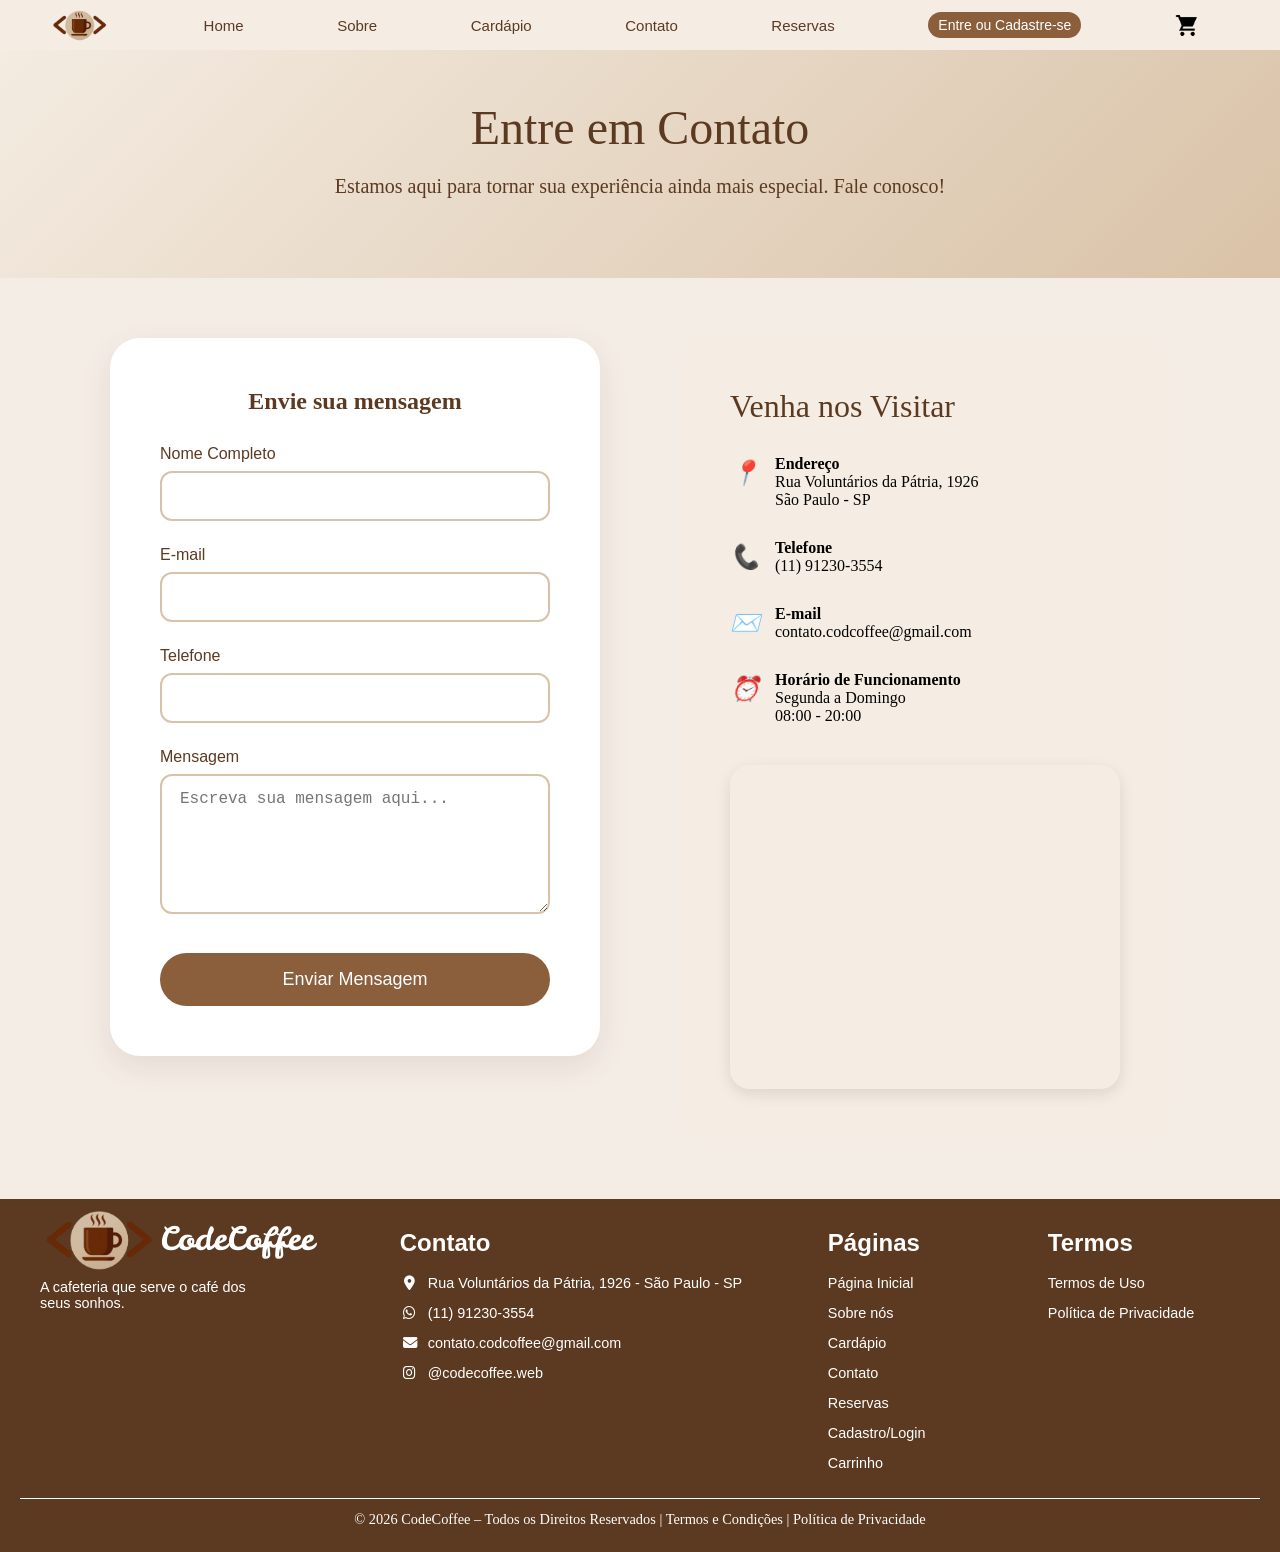
<file: frontend/pages-html/contato.html>
<!DOCTYPE html>
<html lang="pt-BR">
<head>
    <meta charset="UTF-8">
    <meta name="viewport" content="width=device-width, initial-scale=1.0">
    <title>Contato - CodeCoffee</title>
    <link rel="stylesheet" href="../pages-css/style.css">
    <link rel="stylesheet" href="../pages-css/navbar.css">
    <link rel="stylesheet" href="../pages-css/footer.css">
    <link rel="stylesheet" href="https://cdnjs.cloudflare.com/ajax/libs/font-awesome/6.4.0/css/all.min.css"/>
    
</head>
<body>

   <nav>
        <div class="navbar">
            <img src="../img/logo.png" alt="Logo Code&Coffee" class="logo">
            <a href="../pages-html/Index.html">Home</a>
            <a href="../pages-html/sobre.html">Sobre</a>
            <a href="../pages-html/cardapio.html">Cardápio</a>
            <a href="../pages-html/contato.html">Contato</a>
            <a href="../pages-html/reservas.html">Reservas</a>
            <a href="../pages-html/cadastro.html" id="entre">Entre ou Cadastre-se</a>
            <a href="../pages-html/carrinho.html">
                <img src="../img/carrinho.png" alt="Carrinho" class="carrinho">
            </a>
        </div>
    </nav>

    <div class="contato-hero">
        <h1>Entre em Contato</h1>
        <p style="font-size: 20px; max-width: 700px; margin: 0 auto; color: #5C3A21;">
            Estamos aqui para tornar sua experiência ainda mais especial. 
            Fale conosco!
        </p>
    </div>

    <div class="contato-content">
        <!-- Formulário -->
        <div class="form-container">
            <h2 style="color:#5C3A21; text-align:center; margin-bottom:30px;">Envie sua mensagem</h2>
            
            <form id="formContato" onsubmit="enviarMensagem(event)">
                <div class="form-group">
                    <label for="nome">Nome Completo</label>
                    <input type="text" id="nome" required>
                </div>
                <div class="form-group">
                    <label for="email">E-mail</label>
                    <input type="email" id="email" required>
                </div>
                <div class="form-group">
                    <label for="telefone">Telefone</label>
                    <input type="tel" id="telefone">
                </div>
                <div class="form-group">
                    <label for="mensagem">Mensagem</label>
                    <textarea id="mensagem" placeholder="Escreva sua mensagem aqui..." required></textarea>
                </div>
                <button type="submit" class="btn-enviar">Enviar Mensagem</button>
            </form>
        </div>

        <!-- Informações de Contato -->
        <div class="info-contato">
            <h2>Venha nos Visitar</h2>
            
            <div class="info-item">
                <i>📍</i>
                <div>
                    <strong>Endereço</strong><br>
                    Rua Voluntários da Pátria, 1926<br>
                    São Paulo - SP
                </div>
            </div>

            <div class="info-item">
                <i>📞</i>
                <div>
                    <strong>Telefone</strong><br>
                    (11) 91230-3554
                </div>
            </div>

            <div class="info-item">
                <i>✉️</i>
                <div>
                    <strong>E-mail</strong><br>
                    contato.codcoffee@gmail.com
                </div>
            </div>

            <div class="info-item">
                <i>⏰</i>
                <div>
                    <strong>Horário de Funcionamento</strong><br>
                    Segunda a Domingo<br>
                    08:00 - 20:00
                </div>
            </div>

            <div class="mapa">
                <!-- Placeholder para Google Maps -->
                <iframe src="https://www.google.com/maps/embed?pb=!1m18!1m12!1m3!1d3657.098345678901!2d-46.6523!3d-23.5648!2m3!1f0!2f0!3f0!3m2!1i1024!2i768!4f13.1!3m3!1m2!1s0x94ce59c8d9f5b7f3%3A0x4b0b0b0b0b0b0b0b!2sRua%20Volunt%C3%A1rios%20da%20P%C3%A1tria%2C%201926%20-%20Santana%2C%20S%C3%A3o%20Paulo%20-%20SP!5e0!3m2!1spt-BR!2sbr!4v1234567890" allowfullscreen="" loading="lazy"></iframe>
            </div>
        </div>
    </div>


    <script>
        function enviarMensagem(e) {
            e.preventDefault();
            alert("✅ Mensagem enviada com sucesso!\n\nObrigado por entrar em contato. Responderemos em breve! ☕");
            e.target.reset();
        }

        // Máscara simples de telefone
        document.getElementById('telefone').addEventListener('input', function(e) {
            let val = e.target.value.replace(/\D/g, '');
            if (val.length > 11) val = val.slice(0,11);
            if (val.length > 2) val = `(${val.slice(0,2)}) ${val.slice(2)}`;
            if (val.length > 10) val = val.slice(0,10) + '-' + val.slice(10);
            e.target.value = val;
        });
    </script>

     <footer class="container-footer">
        <div class="footer-content">
            <div class="logo-footer">
                <div class="logo-img">
                    <img src="../img/logo.png" alt="logo">
                    <p>CodeCoffee</p>
                </div>
                <p class="text">A cafeteria que serve o café dos <br> seus sonhos.</p>
            </div>
            <div class="footer-contato">
                <h2>Contato</h2>
                <ul>
                    <li><a href="https://maps.app.goo.gl/N3XSoY1Hyw9yUpo69"><i class="fas fa-map-marker-alt"></i>Rua Voluntários da Pátria, 1926 - São Paulo - SP</a></li>
                    <li><a href="#"><i class="fab fa-whatsapp"></i>(11) 91230-3554</a></li>
                    <li><a href="#"><i class="fas fa-envelope"></i>contato.codcoffee@gmail.com</a></li>
                    <li><a href="#"><i class="fab fa-instagram"></i>@codecoffee.web</a></li>
                </ul>
            </div>

            <div class="footer-pages">
                <h2>Páginas</h2>
                <ul>
                    <li><a href="../pages-html/Index.html">Página Inicial</a></li>
                    <li><a href="../pages-html/sobre.html">Sobre nós</a></li>
                    <li><a href="../pages-html/cardapio.html">Cardápio</a></li>
                    <li><a href="../pages-html/contato.html">Contato</a></li>
                    <li><a href="../pages-html/reservas.html">Reservas</a></li>
                    <li><a href="../pages-html/cadastro.html">Cadastro/Login</a></li>
                    <li><a href="../pages-html/carrinho.html">Carrinho</a></li>
                </ul>
            </div>
        
            <div class="footer-termos">
                <h2>Termos</h2>
                <ul>
                    <li><a href="#">Termos de Uso</a></li>
                    <li><a href="#">Política de Privacidade</a></li>
                </ul>
            </div>
        </div>
        <div class="footer-politicas">
            <p>© 2026 CodeCoffee – Todos os Direitos Reservados | Termos e Condições | Política de Privacidade</p>
        </div>
    </footer>
</body>
</html>
</file>
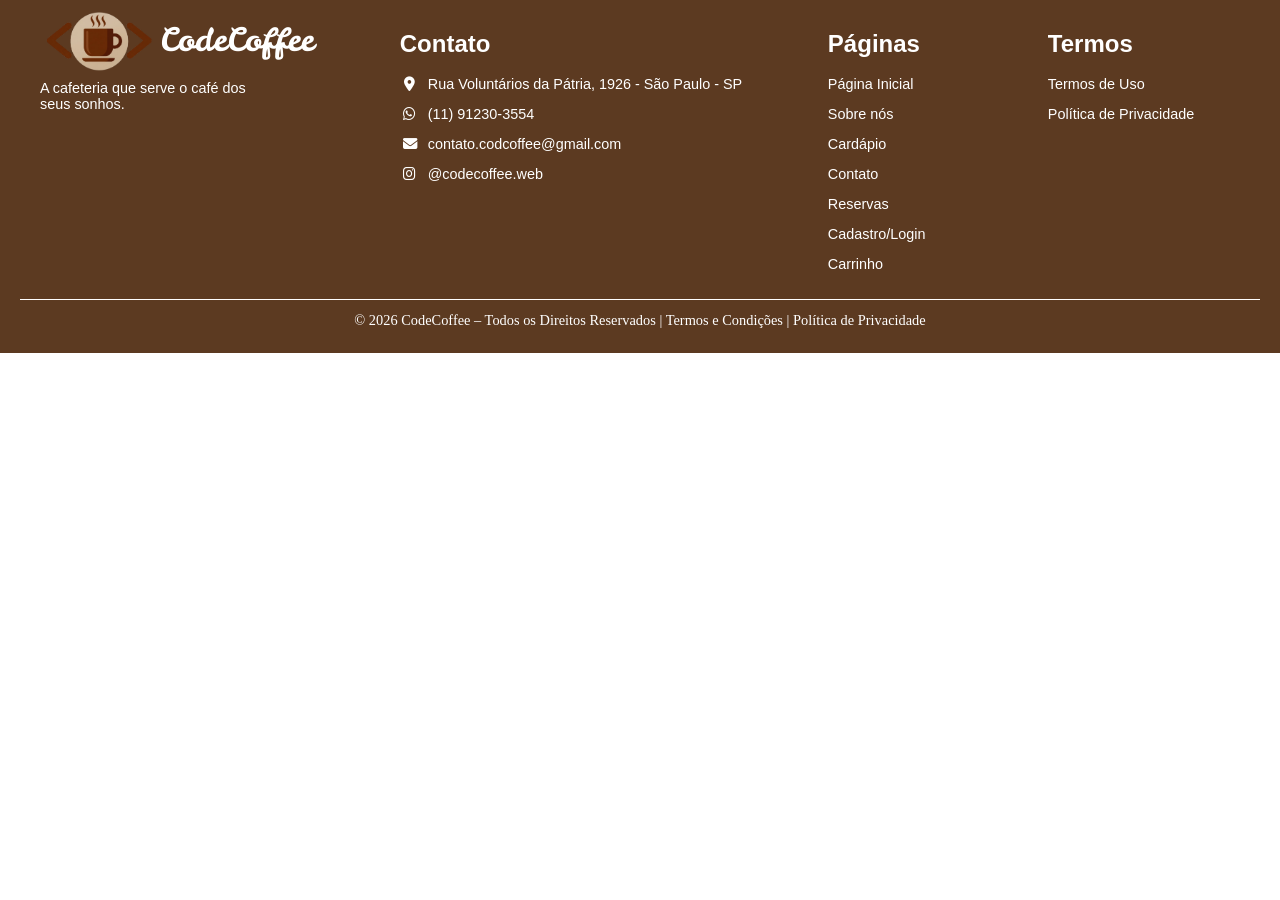
<file: frontend/pages-html/footer.html>
<!DOCTYPE html>
<html lang="en">
<head>
    <meta charset="UTF-8">
    <meta name="viewport" content="width=device-width, initial-scale=1.0">
    <link rel="stylesheet" href="../pages-css/footer.css">
    <link rel="stylesheet" href="https://cdnjs.cloudflare.com/ajax/libs/font-awesome/6.4.0/css/all.min.css"/>
    <title>Document</title>
</head>
<body>
    <footer class="container-footer">
        <div class="footer-content">
            <div class="logo-footer">
                <div class="logo-img">
                    <img src="../img/logo.png" alt="logo">
                    <p>CodeCoffee</p>
                </div>
                <p class="text">A cafeteria que serve o café dos <br> seus sonhos.</p>
            </div>
            <div class="footer-contato">
                <h2>Contato</h2>
                <ul>
                    <li><a href="https://maps.app.goo.gl/N3XSoY1Hyw9yUpo69"><i class="fas fa-map-marker-alt"></i>Rua Voluntários da Pátria, 1926 - São Paulo - SP</a></li>
                    <li><a href="#"><i class="fab fa-whatsapp"></i>(11) 91230-3554</a></li>
                    <li><a href="#"><i class="fas fa-envelope"></i>contato.codcoffee@gmail.com</a></li>
                    <li><a href="#"><i class="fab fa-instagram"></i>@codecoffee.web</a></li>
                </ul>
            </div>

            <div class="footer-pages">
                <h2>Páginas</h2>
                <ul>
                    <li><a href="../pages-html/Index.html">Página Inicial</a></li>
                    <li><a href="../pages-html/sobre.html">Sobre nós</a></li>
                    <li><a href="../pages-html/cardapio.html">Cardápio</a></li>
                    <li><a href="../pages-html/contato.html">Contato</a></li>
                    <li><a href="../pages-html/reservas.html">Reservas</a></li>
                    <li><a href="../pages-html/cadastro.html">Cadastro/Login</a></li>
                    <li><a href="../pages-html/carrinho.html">Carrinho</a></li>
                </ul>
            </div>
        
            <div class="footer-termos">
                <h2>Termos</h2>
                <ul>
                    <li><a href="#">Termos de Uso</a></li>
                    <li><a href="#">Política de Privacidade</a></li>
                </ul>
            </div>
        </div>
        <div class="footer-politicas">
            <p>© 2026 CodeCoffee – Todos os Direitos Reservados | Termos e Condições | Política de Privacidade</p>
        </div>
    </footer>
</body>
</html>
</file>
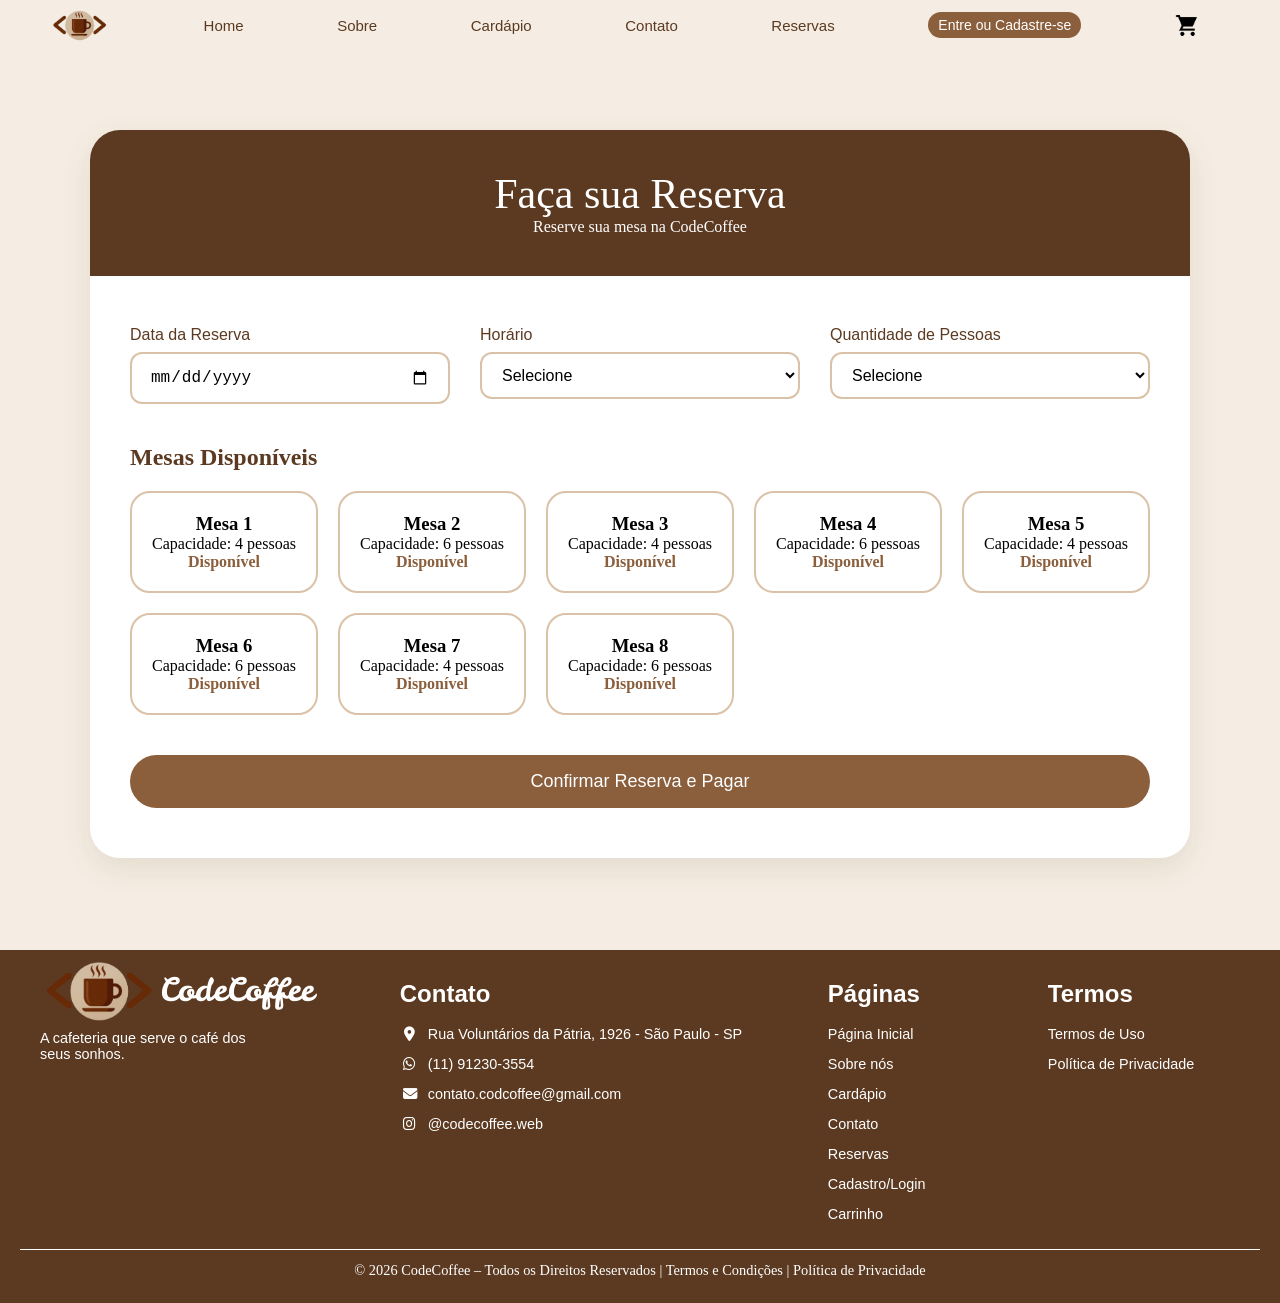
<file: frontend/pages-html/reservas.html>
<!DOCTYPE html>
<html lang="pt-BR">
<head>
    <meta charset="UTF-8">
    <meta name="viewport" content="width=device-width, initial-scale=1.0">
    <title>Reservas - CodeCoffee</title>
    <link rel="stylesheet" href="../pages-css/style.css">
    <link rel="stylesheet" href="../pages-css/navbar.css">
    <link rel="stylesheet" href="../pages-css/footer.css">
    <link rel="stylesheet" href="https://cdnjs.cloudflare.com/ajax/libs/font-awesome/6.4.0/css/all.min.css"/>
   
</head>
<body>

    <!-- Navbar -->
    <header>
       <nav>
        <div class="navbar">
            <img src="../img/logo.png" alt="Logo Code&Coffee" class="logo">
            <a href="../pages-html/Index.html">Home</a>
            <a href="../pages-html/sobre.html">Sobre</a>
            <a href="../pages-html/cardapio.html">Cardápio</a>
            <a href="../pages-html/contato.html">Contato</a>
            <a href="../pages-html/reservas.html">Reservas</a>
            <a href="../pages-html/cadastro.html" id="entre">Entre ou Cadastre-se</a>
            <a href="../pages-html/carrinho.html">
                <img src="../img/carrinho.png" alt="Carrinho" class="carrinho">
            </a>
        </div>
    </nav>
    </header>

    <div class="reserva-container">
        <div class="reserva-card">
            <div class="reserva-header">
                <h1>Faça sua Reserva</h1>
                <p>Reserve sua mesa na CodeCoffee</p>
            </div>

            <div class="form-section">
                <form id="formReserva">
                    <div class="form-grid">
                        <div>
                            <label for="data">Data da Reserva</label>
                            <input type="date" id="data" required>
                        </div>
                        <div>
                            <label for="horario">Horário</label>
                            <select id="horario" required>
                                <option value="">Selecione</option>
                                <option value="08:00">08:00</option>
                                <option value="09:00">09:00</option>
                                <option value="10:00">10:00</option>
                                <option value="11:00">11:00</option>
                                <option value="12:00">12:00</option>
                                <option value="13:00">13:00</option>
                                <option value="14:00">14:00</option>
                                <option value="15:00">15:00</option>
                                <option value="16:00">16:00</option>
                                <option value="17:00">17:00</option>
                                <option value="18:00">18:00</option>
                            </select>
                        </div>
                        <div>
                            <label for="pessoas">Quantidade de Pessoas</label>
                            <select id="pessoas" required>
                                <option value="">Selecione</option>
                                <option value="1">1 pessoa</option>
                                <option value="2">2 pessoas</option>
                                <option value="3">3 pessoas</option>
                                <option value="4">4 pessoas</option>
                                <option value="5">5 pessoas</option>
                                <option value="6">6 pessoas</option>
                            </select>
                        </div>
                    </div>

                    <div class="mesas-disponiveis">
                        <h2 style="color:#5C3A21; font-family: 'Playfair Display', serif;">Mesas Disponíveis</h2>
                        <div class="mesas-grid" id="mesasGrid">
                            <!-- Mesas serão geradas via JS -->
                        </div>
                    </div>

                    <button type="button" class="btn-reservar" onclick="verificarReserva()">Confirmar Reserva e Pagar</button>
                </form>
            </div>
        </div>
    </div>

    <!-- Modal de Pagamento -->
    <div id="modalPagamento" class="modal">
        <div class="modal-content">
            <h2 style="color:#5C3A21; text-align:center;">Pagamento da Reserva</h2>
            <p style="text-align:center; margin:15px 0;">Valor total: <strong>R$ 30,00</strong></p>
            
            <div class="pagamento-opcoes">
                <div class="pagamento-opcao" onclick="selecionarPagamento(this)">💳 Cartão de Crédito</div>
                <div class="pagamento-opcao" onclick="selecionarPagamento(this)">📱 Pix</div>
                <div class="pagamento-opcao" onclick="selecionarPagamento(this)">💰 Dinheiro (na retirada)</div>
            </div>

            <button onclick="finalizarPagamento()" style="width:100%; padding:16px; background:#8B5E3C; color:white; border:none; border-radius:30px; font-size:18px; cursor:pointer;">
                Finalizar Pagamento
            </button>
            <button onclick="fecharModal()" style="width:100%; margin-top:10px; padding:12px; background:#ddd; border:none; border-radius:30px;">
                Cancelar
            </button>
        </div>
    </div>

    <!-- Footer -->
    <?php include 'footer.html'; ?>

    <script>
        let mesaSelecionada = null;

        // Simulação de mesas disponíveis
        function carregarMesas() {
            const grid = document.getElementById('mesasGrid');
            grid.innerHTML = '';
            
            for(let i = 1; i <= 8; i++) {
                const mesa = document.createElement('div');
                mesa.className = 'mesa-card';
                mesa.innerHTML = `
                    <h3>Mesa ${i}</h3>
                    <p>Capacidade: ${i % 2 === 0 ? '6' : '4'} pessoas</p>
                    <p style="color:#8B5E3C; font-weight:bold;">Disponível</p>
                `;
                mesa.onclick = () => selecionarMesa(mesa, i);
                grid.appendChild(mesa);
            }
        }

        function selecionarMesa(elemento, numero) {
            document.querySelectorAll('.mesa-card').forEach(m => m.classList.remove('selecionada'));
            elemento.classList.add('selecionada');
            mesaSelecionada = numero;
        }

        function verificarReserva() {
            if (!mesaSelecionada) {
                alert("Por favor, selecione uma mesa.");
                return;
            }
            document.getElementById('modalPagamento').style.display = 'flex';
        }

        function selecionarPagamento(el) {
            document.querySelectorAll('.pagamento-opcao').forEach(e => e.style.borderColor = '#d9c2a7');
            el.style.borderColor = '#8B5E3C';
        }

        function finalizarPagamento() {
            alert("✅ Reserva realizada com sucesso!\nMesa " + mesaSelecionada + " reservada.\nComprovante enviado para seu email.");
            fecharModal();
            // Aqui você poderia redirecionar ou salvar no banco
        }

        function fecharModal() {
            document.getElementById('modalPagamento').style.display = 'none';
        }

        // Inicializar
        window.onload = carregarMesas;
    </script>

    <footer class="container-footer">
        <div class="footer-content">
            <div class="logo-footer">
                <div class="logo-img">
                    <img src="../img/logo.png" alt="logo">
                    <p>CodeCoffee</p>
                </div>
                <p class="text">A cafeteria que serve o café dos <br> seus sonhos.</p>
            </div>
            <div class="footer-contato">
                <h2>Contato</h2>
                <ul>
                    <li><a href="https://maps.app.goo.gl/N3XSoY1Hyw9yUpo69"><i class="fas fa-map-marker-alt"></i>Rua Voluntários da Pátria, 1926 - São Paulo - SP</a></li>
                    <li><a href="#"><i class="fab fa-whatsapp"></i>(11) 91230-3554</a></li>
                    <li><a href="#"><i class="fas fa-envelope"></i>contato.codcoffee@gmail.com</a></li>
                    <li><a href="#"><i class="fab fa-instagram"></i>@codecoffee.web</a></li>
                </ul>
            </div>

            <div class="footer-pages">
                <h2>Páginas</h2>
                <ul>
                    <li><a href="../pages-html/Index.html">Página Inicial</a></li>
                    <li><a href="../pages-html/sobre.html">Sobre nós</a></li>
                    <li><a href="../pages-html/cardapio.html">Cardápio</a></li>
                    <li><a href="../pages-html/contato.html">Contato</a></li>
                    <li><a href="../pages-html/reservas.html">Reservas</a></li>
                    <li><a href="../pages-html/cadastro.html">Cadastro/Login</a></li>
                    <li><a href="../pages-html/carrinho.html">Carrinho</a></li>
                </ul>
            </div>
        
            <div class="footer-termos">
                <h2>Termos</h2>
                <ul>
                    <li><a href="#">Termos de Uso</a></li>
                    <li><a href="#">Política de Privacidade</a></li>
                </ul>
            </div>
        </div>
        <div class="footer-politicas">
            <p>© 2026 CodeCoffee – Todos os Direitos Reservados | Termos e Condições | Política de Privacidade</p>
        </div>
    </footer>

</body>
</html>
</file>
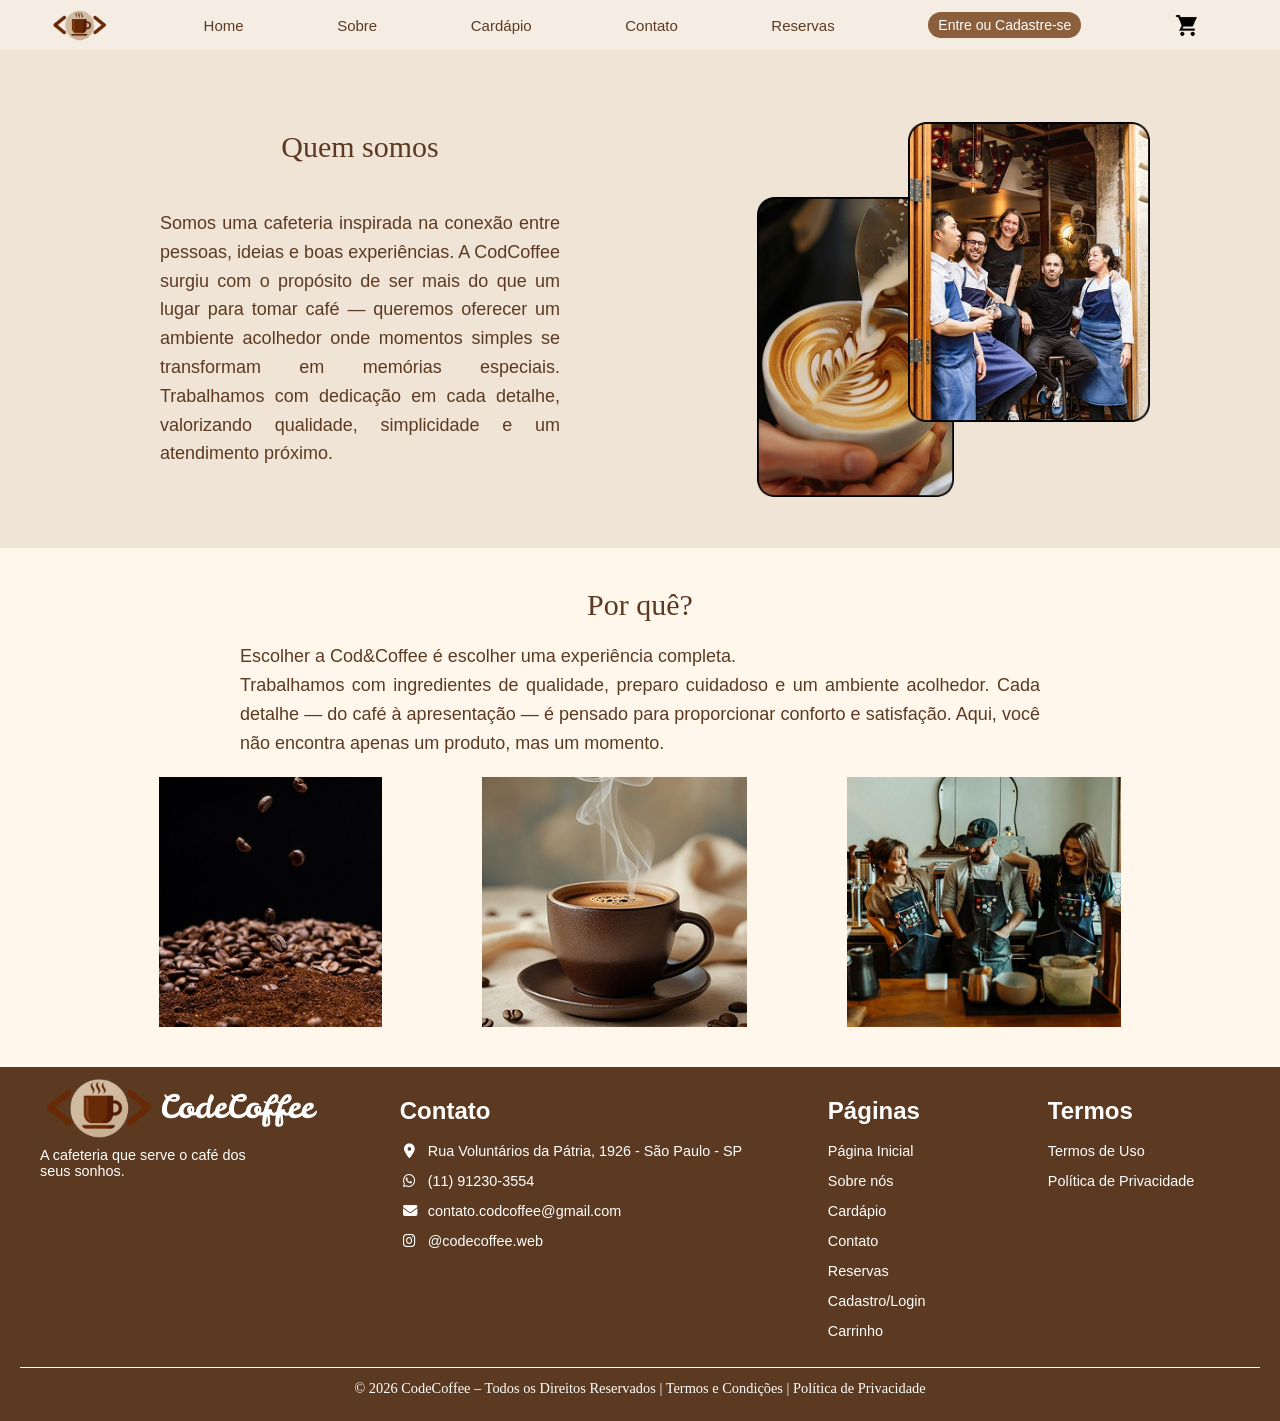
<file: frontend/pages-html/sobre.html>
<!DOCTYPE html>
<html lang="pt-br">
<head>
    <meta charset="UTF-8">
    <title>Sobre - CodCoffee</title>
    <link rel="stylesheet" href="../pages-css/style.css">
    <link rel="stylesheet" href="../pages-css/navbar.css">
    <link rel="stylesheet" href="../pages-css/footer.css">
    <link rel="stylesheet" href="https://cdnjs.cloudflare.com/ajax/libs/font-awesome/6.4.0/css/all.min.css"/>
</head>
<body>

<header>
    <nav>
        <div class="navbar">
            <img src="../img/logo.png" alt="Logo Code&Coffee" class="logo">
            <a href="../pages-html/Index.html">Home</a>
            <a href="../pages-html/sobre.html">Sobre</a>
            <a href="../pages-html/cardapio.html">Cardápio</a>
            <a href="../pages-html/contato.html">Contato</a>
            <a href="../pages-html/reservas.html">Reservas</a>
            <a href="../pages-html/cadastro.html" id="entre">Entre ou Cadastre-se</a>
            <a href="../pages-html/carrinho.html">
                <img src="../img/carrinho.png" alt="Carrinho" class="carrinho">
            </a>
        </div>
    </nav>
</header>

<!-- QUEM SOMOS -->
<section class="sobre">
    <div class="sobre-content">
        <div class="texto">
            <h2>Quem somos</h2>
            <p>
                Somos uma cafeteria inspirada na conexão entre pessoas, ideias e boas experiências.
                A CodCoffee surgiu com o propósito de ser mais do que um lugar para tomar café —
                queremos oferecer um ambiente acolhedor onde momentos simples se transformam em memórias especiais.
                Trabalhamos com dedicação em cada detalhe, valorizando qualidade, simplicidade e um atendimento próximo.
            </p>
        </div>

        <div class="imagens-sobre">
            <img id="img1" src="../img/sobre_2.png">
            <img id="img2" src="../img/sobre_1.png">
        </div>
    </div>
</section>

<!-- POR QUE -->
<section class="porque">
    <h2>Por quê?</h2>
    <p>
        Escolher a Cod&Coffee é escolher uma experiência completa.
    </p>
    <p>
        Trabalhamos com ingredientes de qualidade, preparo cuidadoso e um ambiente acolhedor.
        Cada detalhe — do café à apresentação — é pensado para proporcionar conforto e satisfação.
        Aqui, você não encontra apenas um produto, mas um momento.
    </p>

    <div class="galeria">
        <img src="../img/sobre_3.png">
        <img src="../img/sobre_4.png">
        <img src="../img/sobre_5.png">
    </div>
</section>

<footer class="container-footer">
        <div class="footer-content">
            <div class="logo-footer">
                <div class="logo-img">
                    <img src="../img/logo.png" alt="logo">
                    <p>CodeCoffee</p>
                </div>
                <p class="text">A cafeteria que serve o café dos <br> seus sonhos.</p>
            </div>
            <div class="footer-contato">
                <h2>Contato</h2>
                <ul>
                    <li><a href="https://maps.app.goo.gl/N3XSoY1Hyw9yUpo69"><i class="fas fa-map-marker-alt"></i>Rua Voluntários da Pátria, 1926 - São Paulo - SP</a></li>
                    <li><a href="#"><i class="fab fa-whatsapp"></i>(11) 91230-3554</a></li>
                    <li><a href="#"><i class="fas fa-envelope"></i>contato.codcoffee@gmail.com</a></li>
                    <li><a href="#"><i class="fab fa-instagram"></i>@codecoffee.web</a></li>
                </ul>
            </div>

            <div class="footer-pages">
                <h2>Páginas</h2>
                <ul>
                    <li><a href="../pages-html/Index.html">Página Inicial</a></li>
                    <li><a href="../pages-html/sobre.html">Sobre nós</a></li>
                    <li><a href="../pages-html/cardapio.html">Cardápio</a></li>
                    <li><a href="../pages-html/contato.html">Contato</a></li>
                    <li><a href="../pages-html/reservas.html">Reservas</a></li>
                    <li><a href="../pages-html/cadastro.html">Cadastro/Login</a></li>
                    <li><a href="../pages-html/carrinho.html">Carrinho</a></li>
                </ul>
            </div>
        
            <div class="footer-termos">
                <h2>Termos</h2>
                <ul>
                    <li><a href="#">Termos de Uso</a></li>
                    <li><a href="#">Política de Privacidade</a></li>
                </ul>
            </div>
        </div>
        <div class="footer-politicas">
            <p>© 2026 CodeCoffee – Todos os Direitos Reservados | Termos e Condições | Política de Privacidade</p>
        </div>
    </footer>
</body>
</html>
</file>
<file: frontend/pages-css/style.css>
*{
    margin: 0;
    padding: 0;
    box-sizing: border-box;
}

body {
    background-color: #f4ede6;
}

/* NAVBAR */

header{
    height: 50px;
}


/* HERO */
.hero {
    display: flex;
    align-items: center;
    margin-left: 20px;
    margin-right: 20px;
}

.hero .text{
    margin-bottom: 50px;
}
.hero h2{
    display: block;
    margin-bottom: 40px;
    text-align: center;
    font-family: playfair display, serif;
    width: 75%;
    color: #5C3A21;
    font-weight: normal;
    font-size: 35px;
}

.hero p {
    line-height: 1.6;
    text-align: justify;
    color:#5C3A21;
    font-family: poppins, sans-serif;
    width: 75%;
    padding-left: 70px;
    font-size: 18px;
}

.hero .image img {
    width: 400px;
    margin-right: 100px;
}

/* CAFÉS */
.cafes {
    background: #d9c2a7;
    padding: 40px;
    text-align: center;
}

.cafes h2 {
    margin-bottom: 10px;
    color:#5C3A21;
    font-weight: normal;
    font-family: playfair display, serif;
    font-size: 30px;
}

.cafes .text {
    max-width: 700px;
    margin: 0 auto 30px;
    color: #5C3A21;
    text-align: justify;
    font-family: poppins, sans-serif;
    line-height: 1.6;
    font-size: 18px;
}

.cards {
    display: flex;
    justify-content: center;
    gap: 200px;
}

.card {
    display: flex;
    flex-direction: column;
    background: white;;
    border-radius: 45px 45px 0 0;
    width: 200px;
    margin-bottom: 0%;
    align-items: center;
    justify-content: space-between;
}

.card h3{
    color: #5C3A21;
    font-family: poppins, sans-serif;
    font-size: 16px;
    justify-content: center;
    width:75%;
    margin: 0 auto 10px;
}

.card-valor{
    text-align: center;
    font-size: 20px;
    font-family: poppins, sans-serif;
    color: #5C3A21;
}

.card .card-desc{
    text-align: center;
    color: #7A6A5A;
    font-family: poppins, sans-serif;
    width: 70%;
    font-size: 12px;
    line-height: 1.5;
    margin-top: 0;
    margin: 0 auto;
}

.card img {
    width: auto;
    height: 100px;
    margin: 20px auto;
}

.card .btn-cardapio {
    background: #8b5e3c;
    color: white;
    padding: 5px 10px;
    width: 100%;
    margin-top: 0;
}

/* BOTÕES */
.cta {
    margin: 50px auto;
    color: #5C3A21;
    font-family: playfair display, serif;
    font-weight: normal;
    font-size: 30px;
    width: 35%;
}

.buttons {
    display: flex;
    justify-content: center;
    gap: 20px;
}

.reserva, .pedido {
    background: #8b5e3c;
    color: white;
    border: none;
    padding: 10px 20px;
    border-radius: 20px;
    cursor: pointer;
}


/* PÁGINA SOBRE */

.sobre {
    padding: 80px;
    background-color: #F0E4D7;
}

.sobre-content {
    display: flex;
    justify-content: space-between;
    align-items: center;
}

.sobre .texto{
    margin-left: 80px;
}

.sobre h2 {
    font-size: 30px;
    color:#5C3A21;
    font-family: playfair display, serif;
    margin-bottom: 45px;
    text-align: center;
    font-weight: normal;
}

.sobre p {
    max-width: 400px;
    color: #5C3A21;
    text-align: justify;
    font-family: poppins, sans-serif;
    line-height: 1.6;
    font-size: 18px;

}

.imagens-sobre img {
    width: auto;
    height: 300px;
    border-radius: 15px;
}

.imagens-sobre #img1{
    top: 50px;
    position: relative;
}

.imagens-sobre #img2{
    z-index: 1;
    right: 50px;
    top: -25px;
    position: relative;
}



.porque h2 {
    font-size: 30px;
    color:#5C3A21;
    font-family: playfair display, serif;
    margin-bottom: 20px;
    text-align: center;
    font-weight: normal;
}

/* POR QUE */
.porque {
    background: #FFF6EC;
    padding: 40px;
    text-align: center;
}

.porque p {
    color: #5C3A21;
    text-align: justify;
    font-family: poppins, sans-serif;
    line-height: 1.6;
    font-size: 18px;
    padding-left: 200px;
    padding-right: 200px;
}

.galeria {
    display: flex;
    justify-content: center;
    gap: 100px;
    margin-top: 20px;
}

.galeria img {
    width: auto;
    height: 250px;
    border-radius: 1;
}

 .reserva-container {
            padding: 80px 20px;
            background: #F5EDE3;
            min-height: 100vh;
        }
        .reserva-card {
            max-width: 1100px;
            margin: 0 auto;
            background: white;
            border-radius: 30px;
            box-shadow: 0 10px 30px rgba(92, 58, 33, 0.1);
            overflow: hidden;
        }
        .reserva-header {
            background: #5C3A21;
            color: white;
            padding: 40px 20px;
            text-align: center;
        }
        .reserva-header h1 {
            font-family: 'Playfair Display', serif;
            font-weight: normal;
            font-size: 42px;
            margin: 0;
        }
        .form-section {
            padding: 50px 40px;
        }
        .form-grid {
            display: grid;
            grid-template-columns: repeat(auto-fit, minmax(300px, 1fr));
            gap: 30px;
        }
        label {
            display: block;
            margin-bottom: 8px;
            color: #5C3A21;
            font-family: 'Poppins', sans-serif;
            font-weight: 500;
        }
        input, select {
            width: 100%;
            padding: 12px 16px;
            border: 2px solid #d9c2a7;
            border-radius: 12px;
            font-size: 16px;
            background: #fff;
        }
        .mesas-disponiveis {
            margin-top: 40px;
        }
        .mesas-grid {
            display: grid;
            grid-template-columns: repeat(auto-fit, minmax(180px, 1fr));
            gap: 20px;
            margin-top: 20px;
        }
        .mesa-card {
            border: 2px solid #d9c2a7;
            border-radius: 20px;
            padding: 20px;
            text-align: center;
            transition: all 0.3s;
            cursor: pointer;
        }
        .mesa-card:hover, .mesa-card.selecionada {
            border-color: #8B5E3C;
            background: #F5EDE3;
            transform: translateY(-5px);
        }
        .mesa-card.selecionada {
            border-color: #5C3A21;
        }
        .btn-reservar {
            background: #8B5E3C;
            color: white;
            padding: 16px 40px;
            border: none;
            border-radius: 30px;
            font-size: 18px;
            cursor: pointer;
            margin-top: 40px;
            width: 100%;
            transition: 0.3s;
        }
        .btn-reservar:hover {
            background: #5C3A21;
        }

        /* Modal de Pagamento */
        .modal {
            display: none;
            position: fixed;
            top: 0; left: 0;
            width: 100%; height: 100%;
            background: rgba(0,0,0,0.7);
            z-index: 1000;
            align-items: center;
            justify-content: center;
        }
        .modal-content {
            background: white;
            padding: 40px;
            border-radius: 25px;
            width: 90%;
            max-width: 500px;
        }
        .pagamento-opcoes {
            display: flex;
            flex-direction: column;
            gap: 15px;
            margin: 25px 0;
        }
        .pagamento-opcao {
            padding: 15px;
            border: 2px solid #d9c2a7;
            border-radius: 15px;
            cursor: pointer;
        }
        .pagamento-opcao:hover {
            border-color: #8B5E3C;
        }

         .cadastro-container {
            padding: 100px 20px;
            background: linear-gradient(135deg, #F5EDE3 0%, #d9c2a7 100%);
            min-height: 100vh;
            display: flex;
            align-items: center;
            justify-content: center;
        }
        .cadastro-card {
            max-width: 480px;
            width: 100%;
            background: white;
            border-radius: 30px;
            box-shadow: 0 15px 35px rgba(92, 58, 33, 0.15);
            overflow: hidden;
        }
        .cadastro-header {
            background: #5C3A21;
            color: white;
            padding: 40px 30px;
            text-align: center;
        }
        .cadastro-header h1 {
            font-family: 'Playfair Display', serif;
            font-weight: normal;
            font-size: 36px;
            margin: 0;
        }
        .cadastro-header p {
            margin: 10px 0 0;
            opacity: 0.9;
        }
        .form-content {
            padding: 50px 40px;
        }
        .form-group {
            margin-bottom: 20px;
        }
        label {
            display: block;
            margin-bottom: 8px;
            color: #5C3A21;
            font-family: 'Poppins', sans-serif;
            font-weight: 500;
        }
        input {
            width: 100%;
            padding: 14px 16px;
            border: 2px solid #d9c2a7;
            border-radius: 12px;
            font-size: 16px;
            transition: border 0.3s;
        }
        input:focus {
            border-color: #8B5E3C;
            outline: none;
        }
        .btn-cadastrar {
            width: 100%;
            background: #8B5E3C;
            color: white;
            padding: 16px;
            border: none;
            border-radius: 30px;
            font-size: 18px;
            font-weight: 600;
            cursor: pointer;
            margin-top: 20px;
            transition: 0.3s;
        }
        .btn-cadastrar:hover {
            background: #5C3A21;
            transform: translateY(-2px);
        }
        .login-link {
            text-align: center;
            margin-top: 25px;
            font-family: 'Poppins', sans-serif;
        }
        .login-link a {
            color: #8B5E3C;
            text-decoration: none;
            font-weight: 500;
        }
        .login-link a:hover {
            text-decoration: underline;
        }

           .carrinho-container {
            padding: 80px 20px;
            background: #F5EDE3;
            min-height: 100vh;
        }
        .carrinho-card {
            max-width: 1100px;
            margin: 0 auto;
            background: white;
            border-radius: 30px;
            box-shadow: 0 10px 30px rgba(92, 58, 33, 0.1);
            overflow: hidden;
        }
        .carrinho-header {
            background: #5C3A21;
            color: white;
            padding: 35px 40px;
            display: flex;
            align-items: center;
            justify-content: space-between;
        }
        .carrinho-header h1 {
            font-family: 'Playfair Display', serif;
            font-weight: normal;
            font-size: 36px;
            margin: 0;
        }
        .cart-items {
            padding: 40px;
        }
        .cart-item {
            display: flex;
            align-items: center;
            gap: 20px;
            padding: 20px 0;
            border-bottom: 1px solid #d9c2a7;
        }
        .cart-item img {
            width: 90px;
            height: 90px;
            object-fit: cover;
            border-radius: 15px;
        }
        .item-info {
            flex: 1;
        }
        .item-info h3 {
            color: #5C3A21;
            margin: 0 0 5px 0;
        }
        .item-info p {
            color: #7A6A5A;
            margin: 0;
            font-size: 14px;
        }
        .quantity-controls {
            display: flex;
            align-items: center;
            gap: 12px;
            background: #f9f9f9;
            padding: 8px 12px;
            border-radius: 30px;
        }
        .quantity-controls button {
            width: 32px;
            height: 32px;
            border: none;
            background: #8B5E3C;
            color: white;
            border-radius: 50%;
            cursor: pointer;
        }
        .total-section {
            padding: 40px;
            background: #f9f4eb;
            text-align: right;
        }
        .total-section h2 {
            color: #5C3A21;
            font-family: 'Playfair Display', serif;
            font-weight: normal;
        }
        .btn-finalizar {
            background: #8B5E3C;
            color: white;
            padding: 16px 50px;
            border: none;
            border-radius: 30px;
            font-size: 18px;
            cursor: pointer;
            margin-top: 20px;
            width: 100%;
            max-width: 400px;
        }
        .btn-finalizar:hover {
            background: #5C3A21;
        }
        .empty-cart {
            text-align: center;
            padding: 80px 20px;
            color: #7A6A5A;
        }

          .contato-hero {
            padding: 100px 20px 80px;
            background: linear-gradient(135deg, #F5EDE3, #d9c2a7);
            text-align: center;
        }
        .contato-hero h1 {
            font-family: 'Playfair Display', serif;
            font-weight: normal;
            font-size: 48px;
            color: #5C3A21;
            margin-bottom: 20px;
        }
        .contato-content {
            max-width: 1100px;
            margin: 0 auto;
            padding: 60px 20px;
            display: grid;
            grid-template-columns: 1fr 1fr;
            gap: 80px;
            align-items: start;
        }
        .form-container {
            background: white;
            padding: 50px;
            border-radius: 30px;
            box-shadow: 0 10px 30px rgba(92, 58, 33, 0.1);
        }
        .form-group {
            margin-bottom: 25px;
        }
        label {
            display: block;
            margin-bottom: 8px;
            color: #5C3A21;
            font-family: 'Poppins', sans-serif;
            font-weight: 500;
        }
        input, textarea {
            width: 100%;
            padding: 14px 18px;
            border: 2px solid #d9c2a7;
            border-radius: 12px;
            font-size: 16px;
        }
        input:focus, textarea:focus {
            border-color: #8B5E3C;
            outline: none;
        }
        textarea {
            min-height: 140px;
            resize: vertical;
        }
        .btn-enviar {
            background: #8B5E3C;
            color: white;
            padding: 16px 40px;
            border: none;
            border-radius: 30px;
            font-size: 18px;
            cursor: pointer;
            width: 100%;
            margin-top: 10px;
            transition: 0.3s;
        }
        .btn-enviar:hover {
            background: #5C3A21;
        }
        .info-contato {
            background: #F5EDE3;
            padding: 50px;
            border-radius: 30px;
        }
        .info-contato h2 {
            color: #5C3A21;
            font-family: 'Playfair Display', serif;
            font-weight: normal;
            font-size: 32px;
            margin-bottom: 30px;
        }
        .info-item {
            margin-bottom: 30px;
            display: flex;
            align-items: flex-start;
            gap: 15px;
        }
        .info-item i {
            font-size: 24px;
            color: #8B5E3C;
            margin-top: 4px;
        }
        .mapa {
            margin-top: 40px;
            border-radius: 20px;
            overflow: hidden;
            box-shadow: 0 5px 15px rgba(0,0,0,0.1);
        }
        .mapa iframe {
            width: 100%;
            height: 320px;
            border: none;
        }
</file>
<file: frontend/pages-css/navbar.css>
body{
    margin: 0;
    padding: 0;
}


.navbar {
    z-index: 2;
    position: fixed;
    display: flex;
    align-items: center;
    justify-content: space-between;
    background-color: #F5EDE3;
    height: 50px;
    width: 100%;
}

.navbar a{
    align-items: center;
    font-size: 15px;
    color: #5C3A21;
    font-family: poppins, sans-serif;
    font-weight: 500;
}

a:link{
    text-decoration: none;
}

.logo {
    width: 60px;
    height: auto;
    margin-left: 50px;
}

.carrinho {
    width: 25px;
    height: auto;
    margin-right: 80px;
    float: right;
}

#entre {
    background-color: #8B5E3C;
    color: #ffffff;
    padding: 5px 10px;
    border-radius: 20px;
    font-family: poppins, sans-serif;
    font-size: 14px;
    font-weight: 500;
}
</file>
<file: frontend/pages-css/footer.css>
@import url('https://fonts.googleapis.com/css2?family=Leckerli+One&display=swap');

body {
  margin: 0;
  padding: 0;
}

.container-footer {
  background-color: #5C3A21;
  color: #fff;
  padding: 30px 20px 24px;
  font-size: 0.9rem;
  box-sizing: border-box;
}

.container-footer h2,
.container-footer p,
.container-footer ul,
.container-footer li {
  margin: 0;
  padding: 0;
}

.footer-content {
  display: flex;
  flex-wrap: wrap;
  justify-content: space-between;
  align-items: flex-start;
  gap: 40px;
  max-width: 1200px;
  margin: 0 auto;
}

.footer-content>div {
  flex: 1 1 auto;
  min-width: 180px;
  display: flex;
  flex-direction: column;
}

.logo-img p {
  line-height: 1.2rem;
}

.footer-content h2 {
  margin-bottom: 10px;
  color: #FFFFFF;
  font-family: 'poppins', sans-serif;
  font-size: 1.5rem;
}

.logo-img {
  display: flex;
  margin-bottom: 6px;
}

.logo-img img {
  width: 120px;
  display: block;
  margin-top: -23px;
}

.logo-img p {
  font-size: 2rem;
  color: #fff;
  font-family: 'Leckerli One', cursive;
  margin: 0;
}

.text{
    font-family: 'poppins', sans-serif;
}

.footer-contato ul,
.footer-pages ul,
.footer-termos ul {
  list-style: none;
  margin: 0;
  padding: 0;
}

.footer-contato li,
.footer-pages li,
.footer-termos li {
    margin: 4px 0;
    line-height: 1.8;
    font-family: 'poppins', sans-serif;
}

.footer-contato a,
.footer-pages a,
.footer-termos a {
  text-decoration: none;
  color: #fff;
}

.footer-contato a:hover,
.footer-pages a:hover,
.footer-termos a:hover {
  color: #a79174;
}

.footer-contato i {
  margin-right: 8px;
  width: 20px;
  text-align: center;
  color: #fff;
  display: inline-block;
}

.footer-politicas {
  text-align: center;
  font-size: 0.9rem;
  margin-top: 18px;
  border-top: 1px solid #fff;
  padding-top: 12px;
}

@media (max-width: 768px) {
  .container-footer {
    padding: 14px 16px 18px;
  }

  .footer-content {
    flex-direction: column;
    align-items: center;
    text-align: center;
    gap: 20px;
  }

  .footer-content>div {
    width: 100%;
    align-items: center;
  }

  .logo-img {
    justify-content: center;
  }

  .footer-contato i {
    display: inline-block;
  }
}
</file>
<file: frontend/pages-css/cardapio.css>
body{
    padding: 0;
    margin: 0;
}

header{
    height: 50px;
}

.hero{
    align-items: center;
    padding: 40px;
    background-color: #F5EDE3;
}

.cafeteria-info h1 {
    font-size: 30px;
    color:#5C3A21;
    font-family: playfair display, serif;
    margin-bottom: 20px;
    text-align: center;
    font-weight: lighter;
}

.cafeteria-info p {
    color: #5C3A21;
    text-align: justify;
    font-family: poppins, sans-serif;
    line-height: 1.6;
    font-size: 18px;
    padding-left: 200px;
    padding-right: 200px;
}

.img-cardapio{
    text-align: center;
}

.img-cardapio img {
    width: 700px;
    height: auto;
}

/* SECTION CARDAPIO */

.cardapio{
    background: #d9c2a7;
    padding: 40px;
    text-align: center;
}

.cardapio h1 {
    margin-bottom: 10px;
    color:#5C3A21;
    font-weight: normal;
    font-family: playfair display, serif;
    font-size: 30px;
}

.text-cardapio p {
    color: #5C3A21;
    font-family: poppins, sans-serif;
    font-size: 18px;
}

.salgados{
    background: #F5EDE3;
    padding: 10px;
    text-align: center;
}

.doces{
    background: #d9c2a7;
    padding: 10px;
    text-align: center;
}

/* CARDS */
.produtos h1{
    margin-bottom: 30px;
    margin-top: 50px;
    color:#5C3A21;
    font-weight: normal;
    font-family: playfair display, serif;
    font-size: 30px;
}


.cards {
    display: flex;
    justify-content: center;
    gap: 80px;
    padding-bottom: 50px;
}

.card {
    display: flex;
    flex-direction: column;
    background: white;;
    border-radius: 45px 45px 0 0;
    width: 200px;
    height: auto;
    margin-bottom: 0%;
    align-items: center;
    justify-content: space-between;
    vertical-align: middle;
}

.card h3{
    color: #5C3A21;
    font-family: poppins, sans-serif;
    font-size: 16px;
    justify-content: center;
    width:75%;
    margin: 0 auto 10px;
}

.card-valor{
    text-align: center;
    font-size: 20px;
    font-family: poppins, sans-serif;
    color: #5C3A21;
}

.card .card-desc{
    text-align: center;
    color: #7A6A5A;
    font-family: poppins, sans-serif;
    width: 70%;
    font-size: 12px;
    line-height: 1.5;
    margin-top: 0;
    margin: 0 auto;
}

.card img {
    width: auto;
    height: 100px;
    margin: 20px auto;
}

.card button {
    background: #8b5e3c;
    color: white;
    height: 28px;
    width: 100%;
    margin-top: 0;
    cursor: pointer;
    text-align: center;
    text-decoration: none;
    transition-duration: 0.4s;
    border: none;
}

.card button:hover{
    background: #e2d6c3;
    color: #755033;
}
</file>
